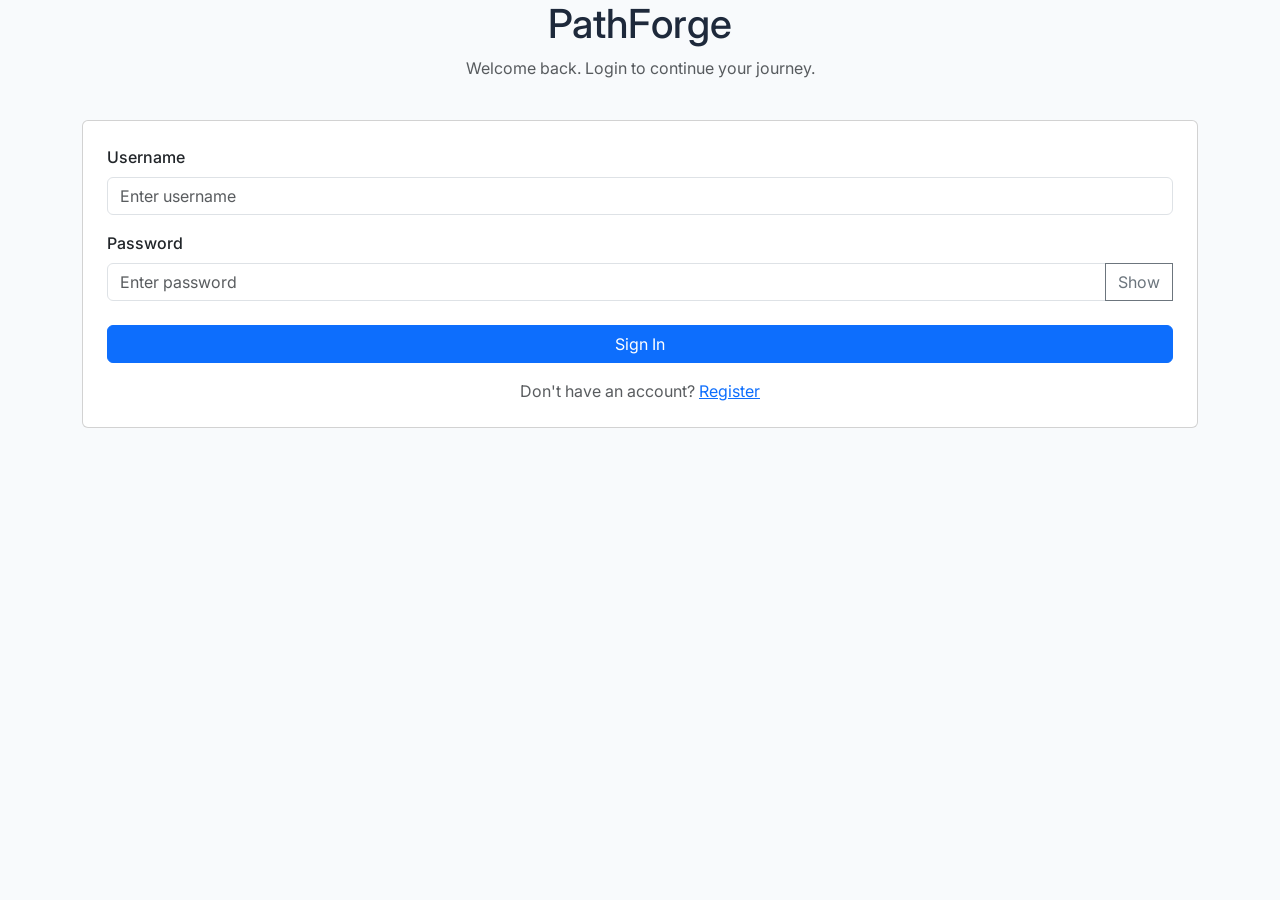
<file: frontend/index.html>
<!DOCTYPE html>
<html lang="en">
<head>
    <meta charset="UTF-8">
    <meta name="viewport" content="width=device-width, initial-scale=1.0">
    <title>PathForge - Redirecting...</title>
    <script>
        // Check auth status and redirect
        const token = localStorage.getItem("token");
        if (token) {
            window.location.href = "dashboard.html";
        } else {
            window.location.href = "login.html";
        }
    </script>
</head>
<body>
    <div style="font-family: 'Inter', system-ui, -apple-system, sans-serif; display: flex; justify-content: center; align-items: center; height: 100vh; background-color: #f8fafc; color: #334155;">
        <div style="text-align: center;">
            <h2 style="font-weight: 700; color: #0f172a; margin-bottom: 0.5rem;">Loading PathForge...</h2>
            <p style="margin: 0; color: #64748b;">Directing you to your learning journey.</p>
        </div>
    </div>
</body>
</html>
</file>
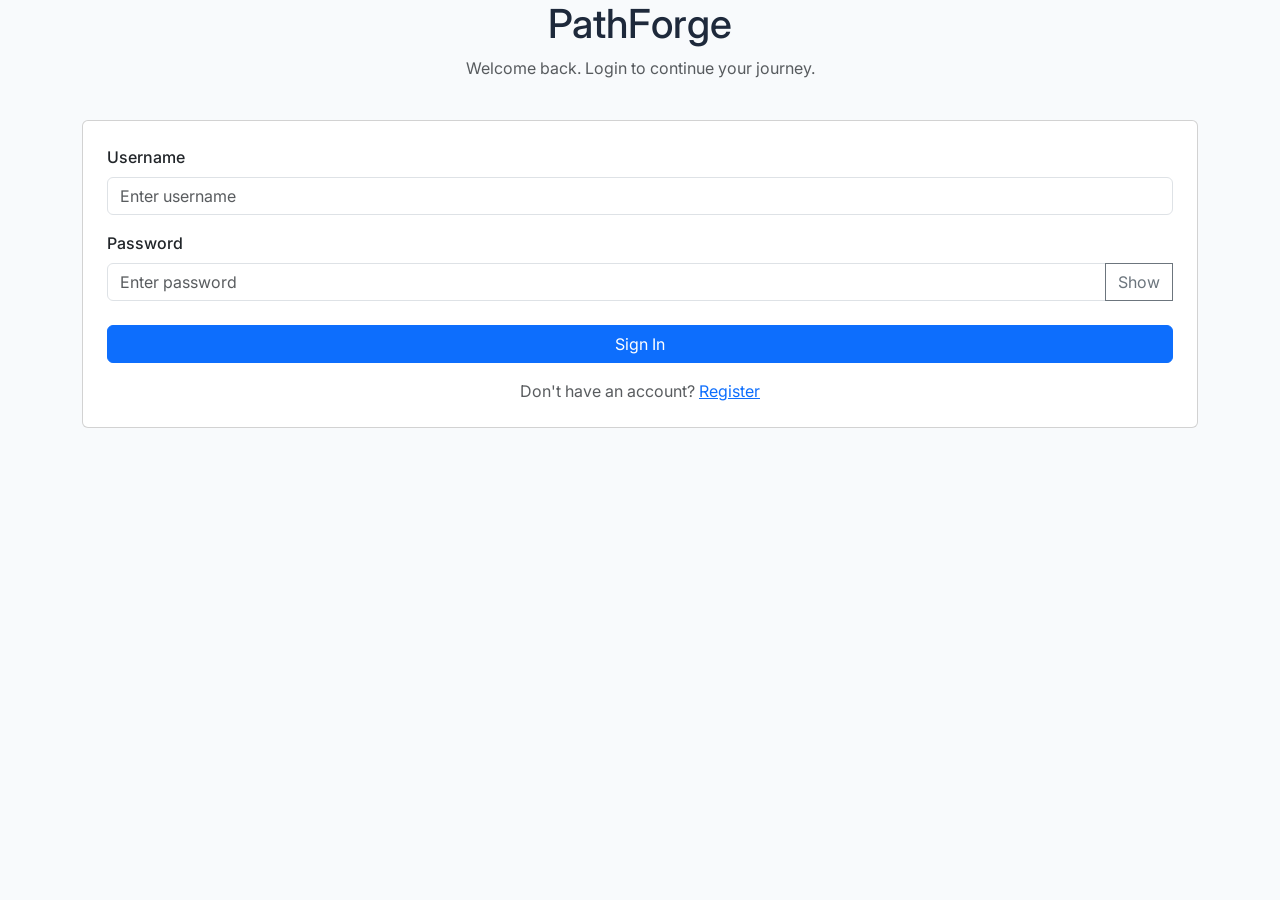
<file: frontend/career_quiz.html>
<!DOCTYPE html>
<html lang="en">
<head>
    <meta charset="UTF-8">
    <meta name="viewport" content="width=device-width, initial-scale=1.0">
    <title>PathForge - Career Discovery</title>
    <!-- Bootstrap 5 CSS -->
    <link href="https://cdn.jsdelivr.net/npm/bootstrap@5.3.0/dist/css/bootstrap.min.css" rel="stylesheet">
    <!-- Google Fonts Inter -->
    <link href="https://fonts.googleapis.com/css2?family=Inter:wght@400;500;600;700;800&display=swap" rel="stylesheet">
    <!-- Custom style sheet -->
    <link rel="stylesheet" href="css/style.css">
    <style>
        .quiz-card {
            border: 1px solid var(--border-color);
            border-radius: 16px;
            background: #FFFFFF;
            padding: 2.5rem;
            box-shadow: var(--card-shadow);
        }
        .question-title {
            color: var(--text-color);
            font-weight: 700;
            margin-bottom: 1.5rem;
        }
        .option-box {
            border: 1px solid var(--border-color);
            border-radius: 10px;
            padding: 0.75rem 1rem;
            margin-bottom: 0.75rem;
            cursor: pointer;
            transition: all 0.2s ease;
        }
        .option-box:hover {
            background-color: var(--primary-light);
            border-color: var(--primary-color);
        }
        .option-box input {
            cursor: pointer;
        }
        .result-card {
            border: 2px solid var(--primary-color);
            border-radius: 12px;
            padding: 1.25rem;
            margin-bottom: 1rem;
            cursor: pointer;
            transition: all 0.2s ease;
        }
        .result-card.selected {
            background-color: var(--primary-light);
            border-color: var(--primary-color);
            box-shadow: 0 0 10px rgba(79, 70, 229, 0.15);
        }
        .result-card:hover {
            transform: translateY(-2px);
        }
    </style>
</head>
<body>
    <nav class="navbar navbar-expand-lg border-bottom px-4" style="background-color: var(--primary-color);">
        <a class="navbar-brand brand-logo text-white m-0 p-0" href="welcome.html">Path<span style="color: #60A5FA;">Forge</span></a>
        <div class="ms-auto flex-row d-flex align-items-center">
            <a href="welcome.html" class="btn btn-sm btn-outline-light rounded-pill px-3 me-2">Back</a>
            <button class="btn btn-sm btn-outline-light rounded-pill px-3" id="logoutBtn">Logout</button>
        </div>
    </nav>

    <div class="container py-5" style="max-width: 800px;">
        <!-- Quiz Form Card -->
        <div id="quizSection" class="quiz-card">
            <h2 class="fw-bold mb-2 text-center" style="color: var(--primary-color);">Career Discovery Quiz</h2>
            <p class="text-muted text-center mb-5">Answer these questions to discover which tech domains fit your style.</p>

            <form id="careerQuizForm" class="needs-validation" novalidate>
                <!-- Q1: Activities (Multi-Select) -->
                <div class="mb-5">
                    <h5 class="question-title">1. Which activities excite you the most? <span class="text-danger">*</span></h5>
                    <div id="q1Error" class="text-danger small mb-3 d-none">Please select at least one activity.</div>
                    <div class="row g-2">
                        <div class="col-md-6">
                            <div class="form-check option-box">
                                <input class="form-check-input" type="checkbox" name="activities" id="act_problem" value="Problem Solving">
                                <label class="form-check-label w-100 fw-semibold text-secondary" for="act_problem">Problem Solving</label>
                            </div>
                            <div class="form-check option-box">
                                <input class="form-check-input" type="checkbox" name="activities" id="act_design" value="Designing Websites">
                                <label class="form-check-label w-100 fw-semibold text-secondary" for="act_design">Designing Websites</label>
                            </div>
                            <div class="form-check option-box">
                                <input class="form-check-input" type="checkbox" name="activities" id="act_ai" value="Training AI Models">
                                <label class="form-check-label w-100 fw-semibold text-secondary" for="act_ai">Training AI Models</label>
                            </div>
                            <div class="form-check option-box">
                                <input class="form-check-input" type="checkbox" name="activities" id="act_data" value="Finding Patterns in Data">
                                <label class="form-check-label w-100 fw-semibold text-secondary" for="act_data">Finding Patterns in Data</label>
                            </div>
                            <div class="form-check option-box">
                                <input class="form-check-input" type="checkbox" name="activities" id="act_app" value="Building Applications">
                                <label class="form-check-label w-100 fw-semibold text-secondary" for="act_app">Building Applications</label>
                            </div>
                        </div>
                        <div class="col-md-6">
                            <div class="form-check option-box">
                                <input class="form-check-input" type="checkbox" name="activities" id="act_net" value="Networking">
                                <label class="form-check-label w-100 fw-semibold text-secondary" for="act_net">Networking</label>
                            </div>
                            <div class="form-check option-box">
                                <input class="form-check-input" type="checkbox" name="activities" id="act_sec" value="Cyber Security">
                                <label class="form-check-label w-100 fw-semibold text-secondary" for="act_sec">Cyber Security</label>
                            </div>
                            <div class="form-check option-box">
                                <input class="form-check-input" type="checkbox" name="activities" id="act_cloud" value="Cloud Infrastructure">
                                <label class="form-check-label w-100 fw-semibold text-secondary" for="act_cloud">Cloud Infrastructure</label>
                            </div>
                            <div class="form-check option-box">
                                <input class="form-check-input" type="checkbox" name="activities" id="act_auto" value="Automating Tasks">
                                <label class="form-check-label w-100 fw-semibold text-secondary" for="act_auto">Automating Tasks</label>
                            </div>
                            <div class="form-check option-box">
                                <input class="form-check-input" type="checkbox" name="activities" id="act_game" value="Game Development">
                                <label class="form-check-label w-100 fw-semibold text-secondary" for="act_game">Game Development</label>
                            </div>
                            <div class="form-check option-box">
                                <input class="form-check-input" type="checkbox" name="activities" id="act_other" value="Other">
                                <label class="form-check-label w-100 fw-semibold text-secondary" for="act_other">Other</label>
                            </div>
                        </div>
                    </div>
                </div>

                <!-- Q2: Subject (Radio) -->
                <div class="mb-5">
                    <h5 class="question-title">2. Which subject or domain do you enjoy the most? <span class="text-danger">*</span></h5>
                    <div id="q2Error" class="text-danger small mb-3 d-none">Please select a subject.</div>
                    <div class="row g-2">
                        <div class="col-md-6">
                            <div class="form-check option-box">
                                <input class="form-check-input" type="radio" name="subject" id="sub_math" value="Mathematics" required>
                                <label class="form-check-label w-100 fw-semibold text-secondary" for="sub_math">Mathematics</label>
                            </div>
                            <div class="form-check option-box">
                                <input class="form-check-input" type="radio" name="subject" id="sub_prog" value="Programming" required>
                                <label class="form-check-label w-100 fw-semibold text-secondary" for="sub_prog">Programming</label>
                            </div>
                            <div class="form-check option-box">
                                <input class="form-check-input" type="radio" name="subject" id="sub_design" value="Design" required>
                                <label class="form-check-label w-100 fw-semibold text-secondary" for="sub_design">Design</label>
                            </div>
                        </div>
                        <div class="col-md-6">
                            <div class="form-check option-box">
                                <input class="form-check-input" type="radio" name="subject" id="sub_net" value="Networking" required>
                                <label class="form-check-label w-100 fw-semibold text-secondary" for="sub_net">Networking</label>
                            </div>
                            <div class="form-check option-box">
                                <input class="form-check-input" type="radio" name="subject" id="sub_data" value="Data" required>
                                <label class="form-check-label w-100 fw-semibold text-secondary" for="sub_data">Data</label>
                            </div>
                            <div class="form-check option-box">
                                <input class="form-check-input" type="radio" name="subject" id="sub_sec" value="Cyber Security" required>
                                <label class="form-check-label w-100 fw-semibold text-secondary" for="sub_sec">Cyber Security</label>
                            </div>
                        </div>
                    </div>
                </div>

                <!-- Q3: Work Type (Radio) -->
                <div class="mb-5">
                    <h5 class="question-title">3. What type of work environment/tasks do you enjoy? <span class="text-danger">*</span></h5>
                    <div id="q3Error" class="text-danger small mb-3 d-none">Please select a work type.</div>
                    <div class="row g-2">
                        <div class="col-md-6">
                            <div class="form-check option-box">
                                <input class="form-check-input" type="radio" name="work_type" id="work_data" value="Working with Data" required>
                                <label class="form-check-label w-100 fw-semibold text-secondary" for="work_data">Working with Data</label>
                            </div>
                            <div class="form-check option-box">
                                <input class="form-check-input" type="radio" name="work_logical" value="Logical Problem Solving" id="work_logical" required>
                                <label class="form-check-label w-100 fw-semibold text-secondary" for="work_logical">Logical Problem Solving</label>
                            </div>
                            <div class="form-check option-box">
                                <input class="form-check-input" type="radio" name="work_creative" value="Creativity" id="work_creative" required>
                                <label class="form-check-label w-100 fw-semibold text-secondary" for="work_creative">Creativity (UI/UX, Game Logic)</label>
                            </div>
                        </div>
                        <div class="col-md-6">
                            <div class="form-check option-box">
                                <input class="form-check-input" type="radio" name="work_infra" value="Infrastructure" id="work_infra" required>
                                <label class="form-check-label w-100 fw-semibold text-secondary" for="work_infra">Infrastructure & Setup</label>
                            </div>
                            <div class="form-check option-box">
                                <input class="form-check-input" type="radio" name="work_people" value="Working with People" id="work_people" required>
                                <label class="form-check-label w-100 fw-semibold text-secondary" for="work_people">Working with People</label>
                            </div>
                            <div class="form-check option-box">
                                <input class="form-check-input" type="radio" name="work_research" value="Research" id="work_research" required>
                                <label class="form-check-label w-100 fw-semibold text-secondary" for="work_research">Research & Experimentation</label>
                            </div>
                        </div>
                    </div>
                </div>

                <div id="quizError" class="alert alert-danger d-none" role="alert"></div>

                <button type="submit" class="btn btn-primary w-100 py-3 rounded-pill fw-bold text-uppercase" id="quizSubmitBtn">Calculate Recommendations</button>
            </form>
        </div>

        <!-- Recommendations Result Section (Initially hidden) -->
        <div id="resultSection" class="quiz-card d-none">
            <h2 class="fw-bold mb-2 text-center text-success">Discovery Results</h2>
            <p class="text-muted text-center mb-5">We've calculated your match scores! Select your preferred career option below to proceed to your learning roadmap.</p>

            <div id="recommendationsList" class="mb-4">
                <!-- Recommendations will be populated here -->
            </div>

            <div id="selectionError" class="text-danger small mb-3 text-center d-none">Please select a career card above.</div>

            <button type="button" class="btn btn-success w-100 py-3 rounded-pill fw-bold text-uppercase" id="confirmCareerBtn">Confirm and Start Onboarding</button>
        </div>
    </div>

    <!-- Scripts -->
    <script src="https://cdn.jsdelivr.net/npm/bootstrap@5.3.0/dist/js/bootstrap.bundle.min.js"></script>
    <script src="js/api.js"></script>
    <script src="js/auth.js"></script>
    <script src="js/career_quiz.js"></script>
</body>
</html>
</file>
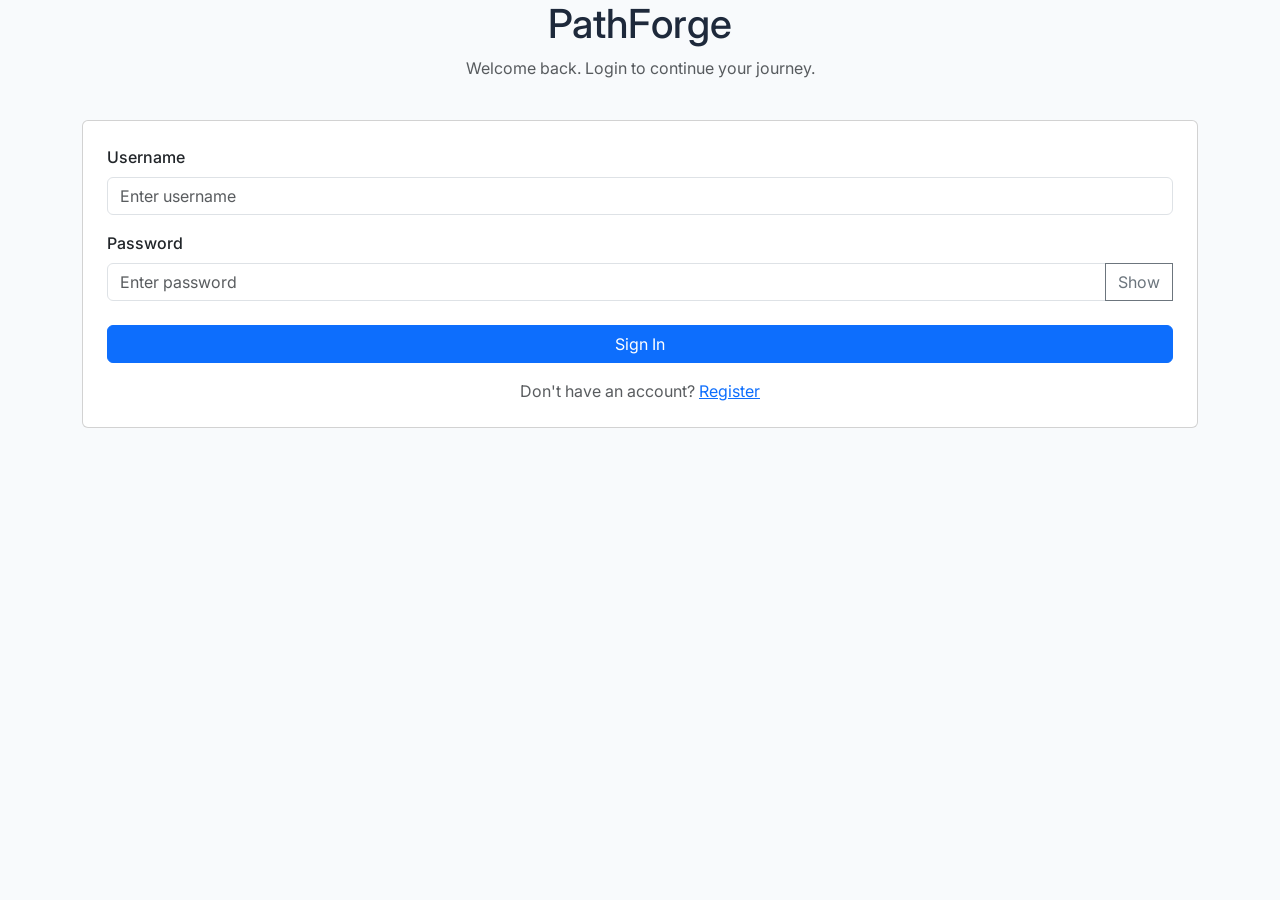
<file: frontend/dashboard.html>
<!DOCTYPE html>
<html lang="en">
<head>
    <meta charset="UTF-8">
    <meta name="viewport" content="width=device-width, initial-scale=1.0">
    <title>PathForge - Dashboard</title>
    <link href="https://cdn.jsdelivr.net/npm/bootstrap@5.3.0/dist/css/bootstrap.min.css" rel="stylesheet">
    <link href="https://fonts.googleapis.com/css2?family=Inter:wght@400;500;600;700;800&display=swap" rel="stylesheet">
    <link rel="stylesheet" href="css/style.css">
    <style>
        .shortcut-card {
            transition: transform 0.2s, box-shadow 0.2s;
            cursor: pointer;
            text-decoration: none;
            color: inherit;
            display: block;
        }
        .shortcut-card:hover {
            transform: translateY(-5px);
            box-shadow: 0 10px 20px rgba(0,0,0,0.1);
            color: inherit;
        }
        .progress-container {
            background-color: white;
            border-radius: 12px;
            padding: 2rem;
            box-shadow: 0 4px 6px rgba(0,0,0,0.05);
        }
    </style>
</head>
<body>
    <nav class="navbar navbar-expand-lg border-bottom px-4" style="background-color: var(--primary-color);">
        <a class="navbar-brand brand-logo text-white m-0 p-0" href="dashboard.html">Path<span style="color: var(--accent-color);">Forge</span></a>
        <!-- Hamburger menu for mobile -->
        <button class="navbar-toggler border-0" type="button" data-bs-toggle="collapse" data-bs-target="#navbarNav">
            <span class="navbar-toggler-icon" style="filter: invert(1);"></span>
        </button>
        <div class="collapse navbar-collapse" id="navbarNav">
            <div class="ms-auto flex-row d-flex align-items-center mt-3 mt-lg-0 gap-3">
                <a href="roadmap.html" class="text-white text-decoration-none">Roadmaps</a>
                <a href="leaderboard.html" class="text-white text-decoration-none">Leaderboard</a>
                <a href="friends.html" class="text-white text-decoration-none">Friends</a>
                <a href="groups.html" class="text-white text-decoration-none">Groups</a>
                <a href="placement_dashboard.html" class="text-white text-decoration-none">Placement Preparation</a>
                <span class="text-white d-none d-lg-inline fw-semibold mx-2" id="userDisplay">...</span>
                <button class="btn btn-sm btn-outline-light rounded-pill" id="logoutBtn">Logout</button>
            </div>
        </div>
    </nav>

    <div class="container mt-5 mb-5">
        <div class="row mb-5">
            <div class="col-12 text-center">
                <h1 class="fw-bold" style="color: var(--primary-color);">Welcome back, <span id="welcomeName" style="color: var(--accent-color);">Explorer</span>!</h1>
                <p class="text-muted fs-5 mb-3">Here is a quick overview of your journey.</p>
                <div class="dropdown d-inline-block mt-2 dashboard-course-dropdown">
                    <span class="fw-semibold text-secondary me-2">Current Learning Journey:</span>
                    <button class="btn btn-outline-primary dropdown-toggle rounded-pill px-4 fw-bold shadow-sm dashboard-course-btn" type="button" id="trackSwitcherBtn" data-bs-toggle="dropdown" aria-expanded="false" style="font-size: 0.9rem;">
                        Loading...
                    </button>
                    <ul class="dropdown-menu shadow border-light dashboard-course-menu" id="trackSwitcherMenu" aria-labelledby="trackSwitcherBtn">
                        <!-- Dynamic items -->
                    </ul>
                </div>
            </div>
        </div>

        <div class="row justify-content-center mb-5">
            <div class="col-md-8">
                <div class="progress-container text-center">
                    <h4 class="fw-bold mb-3">Overall Score</h4>
                    <h2 class="display-4 fw-bold" style="color: var(--accent-color);" id="dashboardScore">0</h2>
                    <p class="text-muted">Keep completing steps in your roadmap to increase your score!</p>
                    <a href="roadmap.html" class="btn btn-primary mt-2 rounded-pill px-4 py-2">Continue Learning</a>
                </div>
            </div>
        </div>

        <div class="row g-4 mb-5">
            <div class="col-md-3 col-sm-6">
                <a href="roadmap.html" class="card shortcut-card h-100 p-4 text-center">
                    <h5 class="fw-bold text-primary mb-2">🗺️ Roadmaps</h5>
                    <p class="text-muted small mb-0">View your personalized curriculum and track micro-steps.</p>
                </a>
            </div>
            <div class="col-md-3 col-sm-6">
                <a href="leaderboard.html" class="card shortcut-card h-100 p-4 text-center">
                    <h5 class="fw-bold text-primary mb-2">🏆 Leaderboard</h5>
                    <p class="text-muted small mb-0">Check your global and domain-specific rankings.</p>
                </a>
            </div>
            <div class="col-md-3 col-sm-6">
                <a href="friends.html" class="card shortcut-card h-100 p-4 text-center">
                    <h5 class="fw-bold text-primary mb-2">🤝 Friends</h5>
                    <p class="text-muted small mb-0">Connect with peers and compare your progress.</p>
                </a>
            </div>
            <div class="col-md-3 col-sm-6">
                <a href="groups.html" class="card shortcut-card h-100 p-4 text-center">
                    <h5 class="fw-bold text-primary mb-2">👥 Groups</h5>
                    <p class="text-muted small mb-0">Form study groups and tackle domains together.</p>
                </a>
            </div>
        </div>
    </div>

    <script src="https://cdn.jsdelivr.net/npm/bootstrap@5.3.0/dist/js/bootstrap.bundle.min.js"></script>
    <script src="js/api.js?v=2"></script>
    <script src="js/auth.js?v=2"></script>
    <script src="js/journey_manager.js?v=2"></script>
    <script src="js/dashboard.js?v=2"></script>
</body>
</html>
</file>
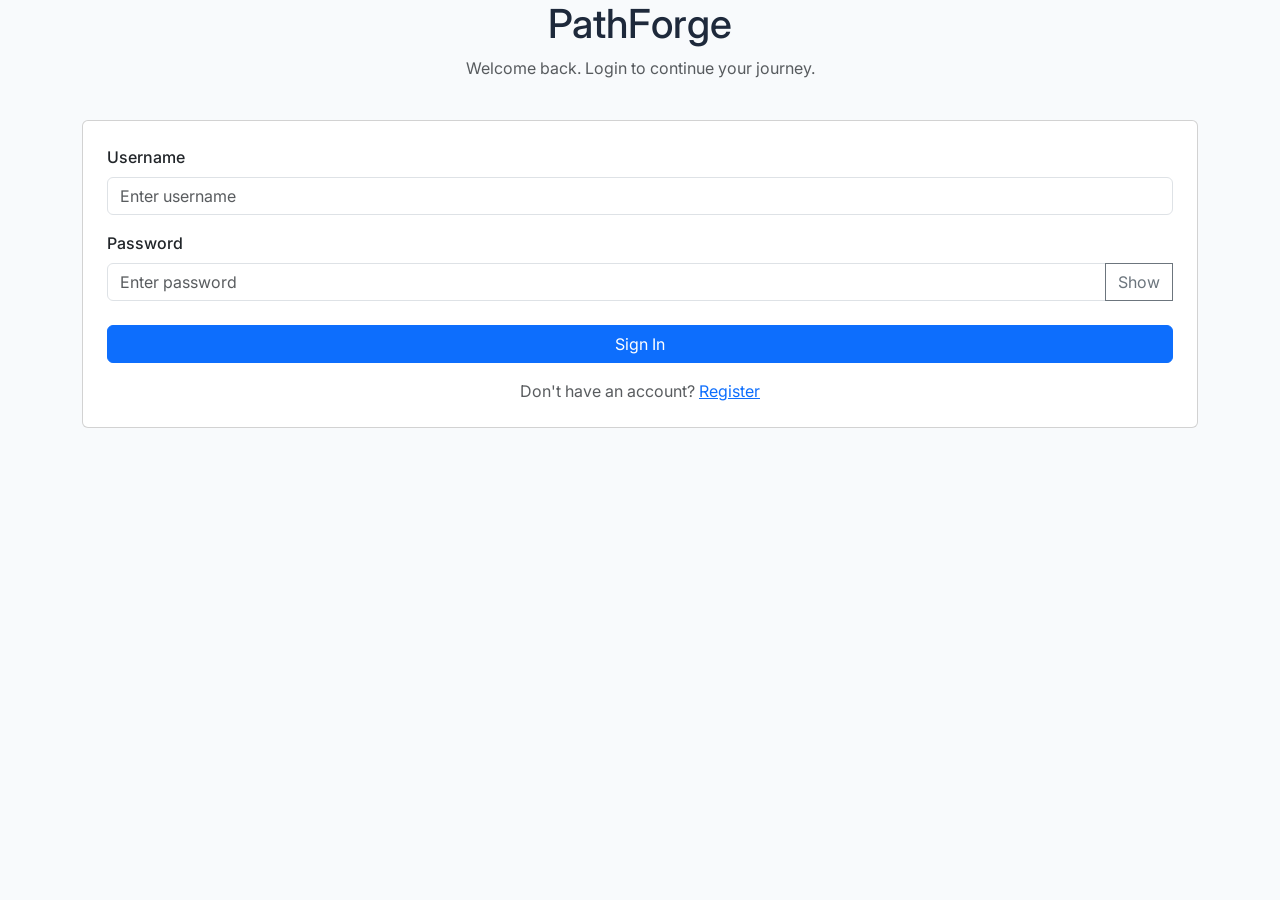
<file: frontend/groups.html>
<!DOCTYPE html>
<html lang="en">
<head>
    <meta charset="UTF-8">
    <meta name="viewport" content="width=device-width, initial-scale=1.0">
    <title>PathForge - Study Groups</title>
    <!-- Bootstrap 5 CSS -->
    <link href="https://cdn.jsdelivr.net/npm/bootstrap@5.3.0/dist/css/bootstrap.min.css" rel="stylesheet">
    <!-- Google Fonts Inter -->
    <link href="https://fonts.googleapis.com/css2?family=Inter:wght@400;500;600;700;800&display=swap" rel="stylesheet">
    <!-- Bootstrap Icons -->
    <link rel="stylesheet" href="https://cdn.jsdelivr.net/npm/bootstrap-icons@1.11.1/font/bootstrap-icons.css">
    <!-- Custom Style Sheet -->
    <link rel="stylesheet" href="css/style.css?v=2">
    <style>
        .group-card {
            border-radius: 20px;
            border: 1px solid var(--border-color);
            background: #FFFFFF;
            padding: 1.5rem;
            box-shadow: var(--card-shadow);
            transition: all 0.2s ease-in-out;
            margin-bottom: 1.25rem;
        }
        .group-card:hover {
            transform: translateY(-4px);
            box-shadow: var(--card-shadow-hover);
        }
        .group-badge {
            font-size: 0.75rem;
            font-weight: 700;
            padding: 0.4rem 0.8rem;
            border-radius: 50px;
        }
        .table-leaderboard th {
            border: none;
            font-size: 0.75rem;
            font-weight: 700;
            text-transform: uppercase;
            letter-spacing: 0.5px;
            color: var(--text-muted);
        }
        .table-leaderboard td {
            padding: 0.85rem 0.5rem;
            border-bottom: 1px solid var(--border-color);
        }
        .remove-member-btn {
            font-size: 0.72rem;
            font-weight: 600;
            border-radius: 12px;
            padding: 0.25rem 0.6rem;
            transition: all 0.2s;
        }
    </style>
</head>
<body>
    <div class="journey-layout">
        <!-- 1. Left Sidebar Navigation -->
        <aside class="journey-sidebar">
            <a href="dashboard.html" class="sidebar-logo">
                Path<span>Forge</span>
            </a>
            
            <nav class="sidebar-menu">
                <a href="dashboard.html" class="sidebar-link">
                    <i class="bi bi-grid-fill"></i> Dashboard
                </a>
                <a href="roadmap.html" class="sidebar-link">
                    <i class="bi bi-map-fill"></i> Roadmaps
                </a>
                <a href="leaderboard.html" class="sidebar-link">
                    <i class="bi bi-trophy-fill"></i> Leaderboard
                </a>
                <a href="friends.html" class="sidebar-link">
                    <i class="bi bi-people-fill"></i> Friends
                </a>
                <a href="groups.html" class="sidebar-link active">
                    <i class="bi bi-collection-fill"></i> Groups
                </a>
                <a href="placement_dashboard.html" class="sidebar-link">
                    <i class="bi bi-briefcase-fill"></i> Placement Preparation
                </a>
                <a href="#" class="sidebar-link">
                    <i class="bi bi-journal-check"></i> Quizzes
                </a>
                <a href="#" class="sidebar-link">
                    <i class="bi bi-award-fill"></i> Achievements
                </a>
                <a href="#" class="sidebar-link">
                    <i class="bi bi-gear-fill"></i> Settings
                </a>
            </nav>
            
            <!-- Profile details at the bottom of the sidebar -->
            <div class="sidebar-profile">
                <img src="https://images.unsplash.com/photo-1535713875002-d1d0cf377fde?auto=format&fit=crop&w=100&h=100&q=80" alt="Avatar" class="profile-avatar" id="sidebarAvatar">
                <div class="overflow-hidden">
                    <h6 class="mb-0 fw-bold text-truncate" id="sidebarUsername">Sai Charan</h6>
                    <small class="text-muted d-block text-truncate" id="sidebarUserXp" style="font-size: 0.72rem;">Level 12 • 1950 XP</small>
                </div>
                <button class="btn btn-link ms-auto p-0 text-danger" id="logoutBtn" title="Logout">
                    <i class="bi bi-box-arrow-right fs-5"></i>
                </button>
            </div>
        </aside>

        <!-- 2. Main content & study team details -->
        <main class="journey-main container-fluid">
            <!-- Header banner -->
            <div class="row">
                <div class="col-12">
                    <div class="progress-banner-card">
                        <span class="badge bg-success bg-opacity-10 text-success px-3 py-2 rounded-pill fw-bold text-uppercase mb-2" style="font-size: 0.75rem;">Study Teams & Collaboration</span>
                        <h2>Learning Study Groups</h2>
                        <p class="mb-0">Create teams, invite peers, complete roadmaps together, and check your ranking inside the group.</p>
                    </div>
                </div>
            </div>

            <!-- Content grid layout -->
            <div class="row flex-grow-1 align-items-stretch g-4">
                <!-- Group lists columns (My Groups + Create/Explore) -->
                <div class="col-lg-8">
                    <!-- Tabs for Switching Dashboard sections -->
                    <ul class="nav nav-pills mb-4 gap-2 bg-light p-2 rounded-3 w-fit" id="groupTabs" role="tablist" style="width: fit-content;">
                        <li class="nav-item" role="presentation">
                            <button class="nav-link active rounded-pill fw-bold" id="my-groups-tab" data-bs-toggle="pill" data-bs-target="#my-groups-sec" type="button" role="tab" style="font-size: 0.85rem; padding: 0.5rem 1.25rem;">My Study Groups</button>
                        </li>
                        <li class="nav-item" role="presentation">
                            <button class="nav-link rounded-pill fw-bold" id="explore-tab" data-bs-toggle="pill" data-bs-target="#explore-sec" type="button" role="tab" style="font-size: 0.85rem; padding: 0.5rem 1.25rem;">Explore Groups</button>
                        </li>
                        <li class="nav-item" role="presentation">
                            <button class="nav-link rounded-pill fw-bold" id="create-tab" data-bs-toggle="pill" data-bs-target="#create-sec" type="button" role="tab" style="font-size: 0.85rem; padding: 0.5rem 1.25rem;">Create a Group</button>
                        </li>
                    </ul>

                    <div class="tab-content" id="groupTabsContent">
                        <!-- Tab 1: My Groups Section -->
                        <div class="tab-pane fade show active" id="my-groups-sec" role="tabpanel" aria-labelledby="my-groups-tab">
                            <h5 class="fw-bold mb-3 text-dark">Active Study Groups</h5>
                            <div id="myGroupsList" class="row row-cols-1 row-cols-md-2 g-3">
                                <!-- Cards generated dynamically -->
                                <div class="col-12 text-center text-muted py-5">
                                    <i class="bi bi-collection-fill fs-1 d-block mb-3 opacity-25"></i>
                                    Fetching your study groups...
                                </div>
                            </div>
                        </div>

                        <!-- Tab 2: Explore Groups Section -->
                        <div class="tab-pane fade" id="explore-sec" role="tabpanel" aria-labelledby="explore-tab">
                            <div class="d-flex justify-content-between align-items-center mb-3">
                                <h5 class="fw-bold mb-0 text-dark">Explore Communities</h5>
                                <input type="text" class="form-control form-control-sm w-auto rounded-pill px-3" id="exploreSearch" placeholder="Search groups...">
                            </div>
                            <div id="exploreGroupsList" class="row row-cols-1 row-cols-md-2 g-3">
                                <!-- Cards generated dynamically -->
                                <div class="col-12 text-center text-muted py-5">
                                    <i class="bi bi-compass-fill fs-1 d-block mb-3 opacity-25"></i>
                                    Loading open groups...
                                </div>
                            </div>
                        </div>

                        <!-- Tab 3: Create Group Section -->
                        <div class="tab-pane fade" id="create-sec" role="tabpanel" aria-labelledby="create-tab">
                            <div class="card border-light shadow-sm p-4" style="border-radius: 20px;">
                                <h5 class="fw-bold text-dark mb-4">Start a New Study Team</h5>
                                <form id="createGroupForm">
                                    <div class="mb-3">
                                        <label class="form-label text-muted small fw-bold text-uppercase">Group Name</label>
                                        <input type="text" class="form-control rounded-3" id="groupName" placeholder="e.g. Backend Ninjas" required>
                                    </div>
                                    <div class="mb-4">
                                        <label class="form-label text-muted small fw-bold text-uppercase">Description</label>
                                        <textarea class="form-control rounded-3" id="groupDesc" rows="3" placeholder="Describe the goal of this study group..." required></textarea>
                                    </div>
                                    <button type="submit" class="btn btn-primary rounded-pill px-4 py-2 fw-bold text-uppercase w-100" style="font-size: 0.82rem; letter-spacing: 0.5px;">Create Study Team</button>
                                </form>
                                <div id="createGroupMsg" class="mt-3 text-center fw-semibold"></div>
                            </div>
                        </div>
                    </div>
                </div>

                <!-- Right details panel column (Active Group Dashboard) -->
                <div class="col-lg-4 d-flex flex-column">
                    <div class="details-panel-card" id="detailsPanel">
                        <!-- Empty State -->
                        <div class="d-flex flex-column align-items-center justify-content-center h-100 text-center py-5" id="groupEmptyState">
                            <i class="bi bi-people text-primary mb-3" style="font-size: 3.5rem; opacity: 0.6;"></i>
                            <h5 class="fw-bold mb-2">No Group Selected</h5>
                            <p class="text-muted small px-3">Select one of your groups on the left by clicking <strong>Open Group</strong> or join an existing community to view study statistics.</p>
                        </div>

                        <!-- Dynamic Details Dashboard -->
                        <div id="groupActiveState" class="d-none flex-grow-1 d-flex flex-column">
                            <div class="details-panel-header mb-3 border-bottom pb-3">
                                <div class="d-flex gap-3 align-items-center">
                                    <div class="details-topic-icon"><i class="bi bi-collection-fill"></i></div>
                                    <div class="overflow-hidden">
                                        <h5 class="fw-bold mb-0 text-truncate" id="activeGroupName">Backend Ninjas</h5>
                                        <small class="text-muted d-block text-truncate" id="activeGroupOwner">Owner: Mukul</small>
                                    </div>
                                </div>
                                <button class="btn btn-sm btn-outline-danger rounded-pill px-3 ms-auto text-uppercase fw-bold" id="leaveGroupBtn" style="font-size: 0.72rem;">Leave</button>
                            </div>

                            <p class="text-muted small mb-4" id="activeGroupDesc">Learning backend architectures together as a study team.</p>                             <!-- Group Performance Stats -->
                            <div class="details-meta-grid mb-4">
                                <div class="meta-box text-center">
                                    <span class="meta-box-label"><i class="bi bi-bar-chart-fill text-success"></i> Team Progress</span>
                                    <span class="meta-box-val text-success" id="activeGroupProgress">0%</span>
                                </div>
                                <div class="meta-box text-center">
                                    <span class="meta-box-label"><i class="bi bi-people-fill text-primary"></i> Members</span>
                                    <span class="meta-box-val text-primary" id="activeGroupMemberCount">0</span>
                                </div>
                                <div class="meta-box text-center col-12 w-100" style="grid-column: span 2;">
                                    <span class="meta-box-label"><i class="bi bi-lightning-charge-fill text-warning"></i> Most Active Member</span>
                                    <span class="meta-box-val text-warning text-truncate" id="activeGroupMVP">None</span>
                                </div>
                            </div>

                            <!-- Group Roadmap Bonus widget -->
                            <div class="mb-4 d-none" id="groupRoadmapWidget">
                                <div class="panel-section-title">Shared Team Roadmap</div>
                                <div class="card p-3 border-light bg-light bg-opacity-75" style="border-radius: 16px;">
                                    <div class="d-flex align-items-center justify-content-between mb-2">
                                        <span class="fw-bold text-dark" id="widgetRoadmapTitle" style="font-size: 0.85rem;">None</span>
                                        <span class="badge bg-primary rounded-pill px-2 py-1" id="widgetRoadmapCompletion" style="font-size: 0.7rem;">0%</span>
                                    </div>
                                    <div class="progress mb-3" style="height: 6px;">
                                        <div class="progress-bar bg-primary" id="widgetRoadmapProgressBar" role="progressbar" style="width: 0%;"></div>
                                    </div>
                                    <div class="row g-2 text-center" style="font-size: 0.76rem;">
                                        <div class="col-6 border-end">
                                            <div class="text-muted fw-bold">Current Stage</div>
                                            <div class="text-primary fw-extrabold" id="widgetCurrentStage">None</div>
                                        </div>
                                        <div class="col-6">
                                            <div class="text-muted fw-bold">Next Goal</div>
                                            <div class="text-success fw-extrabold" id="widgetNextStage">None</div>
                                        </div>
                                    </div>
                                </div>
                            </div>

                            <!-- Group Leaderboard -->
                            <div class="flex-grow-1 d-flex flex-column overflow-hidden">
                                <div class="panel-section-title mb-2">Team Leaderboard</div>
                                <div class="table-responsive flex-grow-1 overflow-y-auto" style="max-height: 250px;">
                                    <table class="table align-middle table-leaderboard">
                                        <thead>
                                            <tr>
                                                <th style="width: 60px;">Rank</th>
                                                <th>Student</th>
                                                <th>Score</th>
                                                <th>Progress</th>
                                                <th class="text-end" style="width: 80px;">Action</th>
                                            </tr>
                                        </thead>
                                        <tbody id="activeGroupLeaderboard">
                                            <!-- Dynamically populated -->
                                        </tbody>
                                    </table>
                                </div>
                            </div>
                        </div>
                    </div>
                </div>
            </div>
        </main>
    </div>

    <!-- Bootstrap Bundle with JS -->
    <script src="https://cdn.jsdelivr.net/npm/bootstrap@5.3.0/dist/js/bootstrap.bundle.min.js"></script>
    <script src="js/api.js?v=2"></script>
    <script src="js/auth.js?v=2"></script>
    <script src="js/groups.js?v=2"></script>
</body>
</html>
</file>
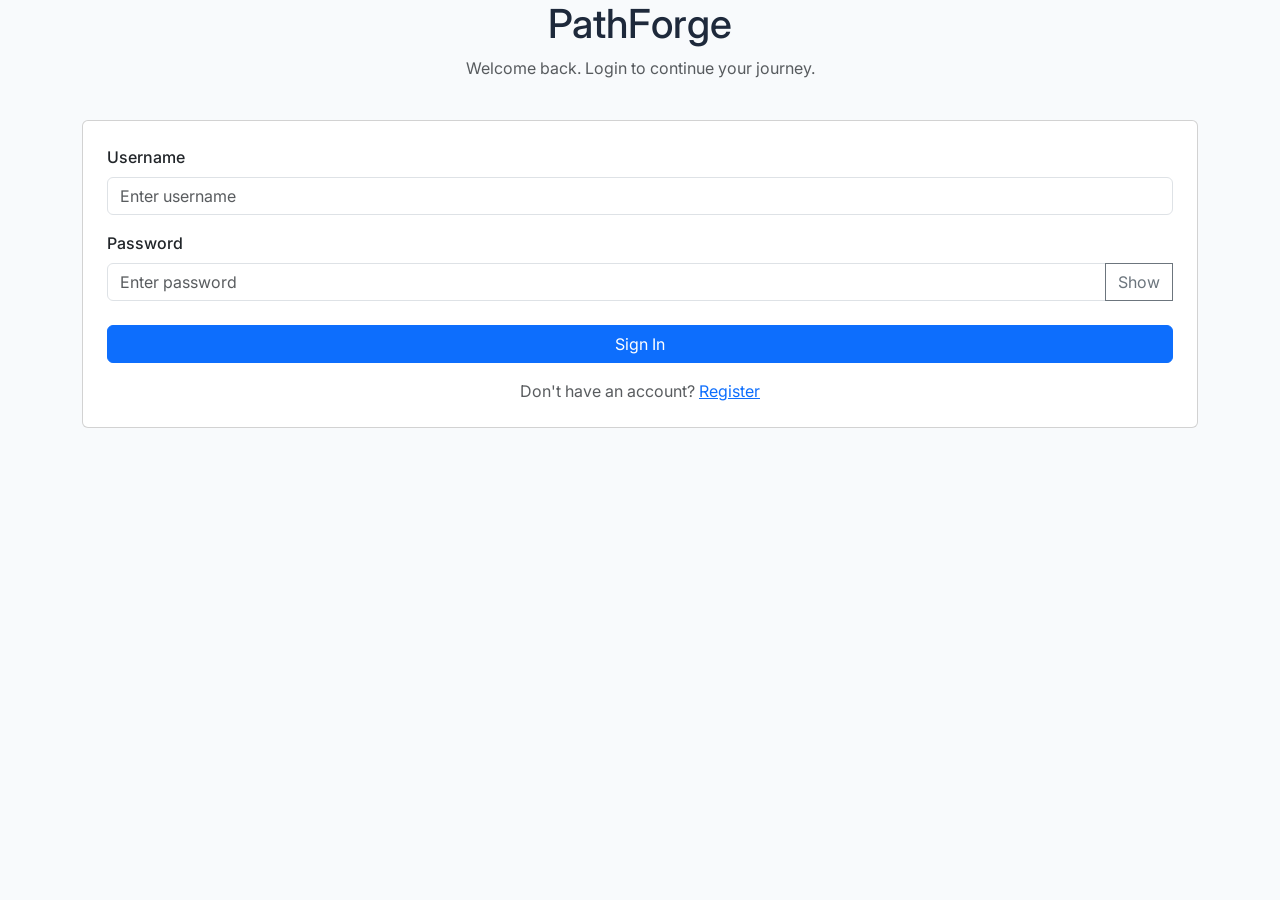
<file: frontend/login.html>
<!DOCTYPE html>
<html lang="en">
<head>
    <meta charset="UTF-8">
    <meta name="viewport" content="width=device-width, initial-scale=1.0">
    <title>PathForge - Login</title>
    <link href="https://cdn.jsdelivr.net/npm/bootstrap@5.3.0/dist/css/bootstrap.min.css" rel="stylesheet">
    <link href="https://fonts.googleapis.com/css2?family=Inter:wght@400;500;600;700;800&display=swap" rel="stylesheet">
    <link rel="stylesheet" href="css/style.css">
</head>
<body>
    <div class="container d-flex flex-column justify-content-center flex-grow-1">
        <div class="text-center mb-4">
            <h1 class="brand-logo">Path<span>Forge</span></h1>
            <p class="text-muted">Welcome back. Login to continue your journey.</p>
        </div>

        <div class="auth-container mt-0">
            <div class="card p-4">
                <form id="loginForm">
                    <div class="mb-3">
                        <label for="loginUsername" class="form-label fw-medium">Username</label>
                        <input type="text" class="form-control" id="loginUsername" placeholder="Enter username">
                        <div class="invalid-feedback">Please enter your username.</div>
                    </div>
                    <div class="mb-3">
                        <label for="loginPassword" class="form-label fw-medium">Password</label>
                        <div class="input-group">
                            <input type="password" class="form-control" id="loginPassword" placeholder="Enter password">
                            <button class="btn btn-outline-secondary" type="button" id="toggleLoginPassword">Show</button>
                            <div class="invalid-feedback">Please enter your password.</div>
                        </div>
                    </div>
                    <div id="loginError" class="alert alert-danger d-none py-2" role="alert"></div>
                    <button type="submit" class="btn btn-primary w-100 mt-2">Sign In</button>
                </form>
                <div class="text-center mt-3">
                    <p class="mb-0 text-muted">Don't have an account? <a href="register.html">Register</a></p>
                </div>
            </div>
        </div>
    </div>
    <script src="js/api.js?v=2"></script>
    <script src="js/auth.js?v=2"></script>
    <script src="js/login.js?v=2"></script>
</body>
</html>
</file>
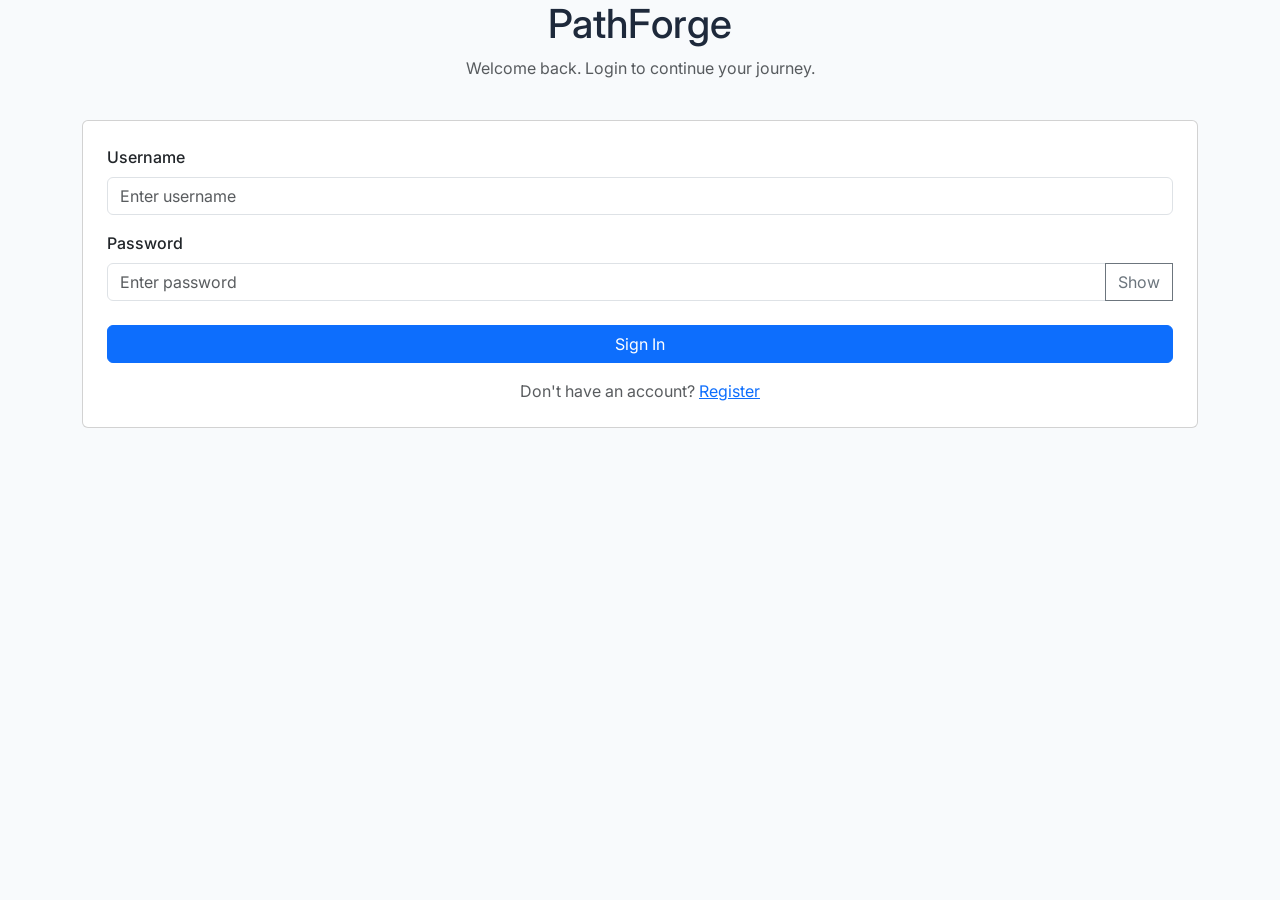
<file: frontend/placement_dashboard.html>
<!DOCTYPE html>
<html lang="en">
<head>
    <meta charset="UTF-8">
    <meta name="viewport" content="width=device-width, initial-scale=1.0">
    <title>PathForge - Placement Dashboard</title>
    <!-- Bootstrap 5 CSS -->
    <link href="https://cdn.jsdelivr.net/npm/bootstrap@5.3.0/dist/css/bootstrap.min.css" rel="stylesheet">
    <!-- Google Fonts Inter -->
    <link href="https://fonts.googleapis.com/css2?family=Inter:wght@400;500;600;700;800&display=swap" rel="stylesheet">
    <!-- Custom style sheet -->
    <link rel="stylesheet" href="css/style.css">
    <style>
        .profile-badge {
            background-color: var(--primary-light);
            color: var(--primary-color);
            border-radius: 20px;
            padding: 0.35rem 0.75rem;
            font-weight: 600;
            font-size: 0.85rem;
            display: inline-block;
            margin-right: 0.5rem;
            margin-bottom: 0.5rem;
        }
        .info-card {
            border: 1px solid var(--border-color);
            border-radius: 16px;
            background: #FFFFFF;
            padding: 2rem;
            box-shadow: var(--card-shadow);
            height: 100%;
        }
    </style>
</head>
<body>
    <nav class="navbar navbar-expand-lg border-bottom px-4" style="background-color: var(--primary-color);">
        <a class="navbar-brand brand-logo text-white m-0 p-0" href="dashboard.html">Path<span style="color: #60A5FA;">Forge</span></a>
        <!-- Hamburger menu for mobile -->
        <button class="navbar-toggler border-0" type="button" data-bs-toggle="collapse" data-bs-target="#navbarNav">
            <span class="navbar-toggler-icon" style="filter: invert(1);"></span>
        </button>
        <div class="collapse navbar-collapse" id="navbarNav">
            <div class="ms-auto flex-row d-flex align-items-center mt-3 mt-lg-0 gap-3">
                <a href="roadmap.html" class="text-white text-decoration-none">Roadmaps</a>
                <a href="leaderboard.html" class="text-white text-decoration-none">Leaderboard</a>
                <a href="friends.html" class="text-white text-decoration-none">Friends</a>
                <a href="groups.html" class="text-white text-decoration-none">Groups</a>
                <a href="placement_dashboard.html" class="text-white text-decoration-none"><strong style="color: #60A5FA; border-bottom: 2px solid #60A5FA; padding-bottom: 2px;">Placement Preparation</strong></a>
                <span class="text-white d-none d-lg-inline fw-semibold mx-2" id="userDisplay">...</span>
                <button class="btn btn-sm btn-outline-light rounded-pill" id="logoutBtn">Logout</button>
            </div>
        </div>
    </nav>

    <div class="container py-5 my-4">
        <!-- Hero section -->
        <div class="row mb-5 text-center">
            <div class="col-lg-12">
                <h1 class="fw-bold mb-3" style="color: var(--primary-color);">Placement Preparation Module</h1>
                <p class="text-muted fs-5">Campus Recruitment preparation is active for your profile.</p>
            </div>
        </div>

        <div class="row g-4">
            <!-- Left Info Panel -->
            <div class="col-md-7">
                <div class="info-card">
                    <h3 class="fw-bold mb-4" style="color: var(--text-color);">📋 Your Placement Profile</h3>
                    <div id="loadingProfile" class="text-center py-5">
                        <div class="spinner-border text-primary" role="status">
                            <span class="visually-hidden">Loading Profile...</span>
                        </div>
                    </div>
                    <div id="profileDetails" class="d-none">
                        <div class="row mb-3 pb-3 border-bottom">
                            <div class="col-sm-4 text-muted fw-semibold">Name</div>
                            <div class="col-sm-8 fw-bold text-dark" id="profName">--</div>
                        </div>
                        <div class="row mb-3 pb-3 border-bottom">
                            <div class="col-sm-4 text-muted fw-semibold">College</div>
                            <div class="col-sm-8 text-dark" id="profCollege">--</div>
                        </div>
                        <div class="row mb-3 pb-3 border-bottom">
                            <div class="col-sm-4 text-muted fw-semibold">Academic Branch</div>
                            <div class="col-sm-8 text-dark" id="profBranch">--</div>
                        </div>
                        <div class="row mb-3 pb-3 border-bottom">
                            <div class="col-sm-4 text-muted fw-semibold">Year of Study</div>
                            <div class="col-sm-8 text-dark" id="profYear">--</div>
                        </div>
                        <div class="row mb-3 pb-3 border-bottom">
                            <div class="col-sm-4 text-muted fw-semibold">Aptitude Skill Level</div>
                            <div class="col-sm-8" id="profAptitude">--</div>
                        </div>
                        <div class="row mb-3 pb-3 border-bottom">
                            <div class="col-sm-4 text-muted fw-semibold">DSA Skill Level</div>
                            <div class="col-sm-8" id="profDSA">--</div>
                        </div>
                        <div class="row mb-3 pb-3 border-bottom">
                            <div class="col-sm-4 text-muted fw-semibold">Target Timeline</div>
                            <div class="col-sm-8 text-dark fw-bold" id="profTimeline">--</div>
                        </div>
                        <div class="row">
                            <div class="col-sm-4 text-muted fw-semibold">Target Companies</div>
                            <div class="col-sm-8" id="profCompanies">
                                <!-- Populated dynamically -->
                            </div>
                        </div>
                    </div>
                </div>
            </div>

            <!-- Right Next Iteration Panel -->
            <div class="col-md-5">
                <div class="info-card d-flex flex-column justify-content-between">
                    <div>
                        <h3 class="fw-bold mb-3 text-success">✓ Onboarding Complete</h3>
                        <p class="text-muted">Every question answer is saved successfully in the SQLite database.</p>
                        
                        <div class="alert alert-info border-0 rounded-4 mt-4" style="background-color: var(--primary-light);">
                            <h5 class="fw-bold" style="color: var(--primary-color);">💡 Ready for Next Iteration</h5>
                            <p class="mb-0 small text-secondary">The database is prepared with the necessary context data. In the next iteration, we will implement AI-powered placement roadmaps based on these saved answers!</p>
                        </div>
                    </div>
                    <div class="mt-4 pt-3 border-top">
                        <a href="dashboard.html" class="btn btn-outline-primary w-100 rounded-pill py-2.5 fw-semibold">Go to Main Dashboard</a>
                    </div>
                </div>
            </div>
        </div>
    </div>

    <!-- Scripts -->
    <script src="https://cdn.jsdelivr.net/npm/bootstrap@5.3.0/dist/js/bootstrap.bundle.min.js"></script>
    <script src="js/api.js"></script>
    <script src="js/auth.js"></script>
    <script>
        document.addEventListener("DOMContentLoaded", async () => {
            try {
                // Fetch placement profile details first to check if they completed onboarding
                const response = await fetch(`${API_BASE_URL}/placement-profile`, {
                    headers: { 'Authorization': `Bearer ${getToken()}` }
                });

                if (response.ok) {
                    // Profile exists, check if a placement roadmap is generated
                    const roadmapRes = await fetch(`${API_BASE_URL}/placement-roadmap`, {
                        headers: { 'Authorization': `Bearer ${getToken()}` }
                    });
                    if (roadmapRes.ok) {
                        // Yes! Redirect directly to the roadmap view
                        window.location.href = "roadmap.html?type=placement";
                        return;
                    }
                    // Profile exists but no roadmap yet -> questionnaire to generate one
                    window.location.href = "placement_questionnaire.html";
                } else {
                    // Profile not found -> redirect to placement questionnaire
                    window.location.href = "placement_questionnaire.html";
                }
            } catch (error) {
                console.error("Error loading placement profile:", error);
                window.location.href = "placement_questionnaire.html";
            }
        });
    </script>
</body>
</html>
</file>
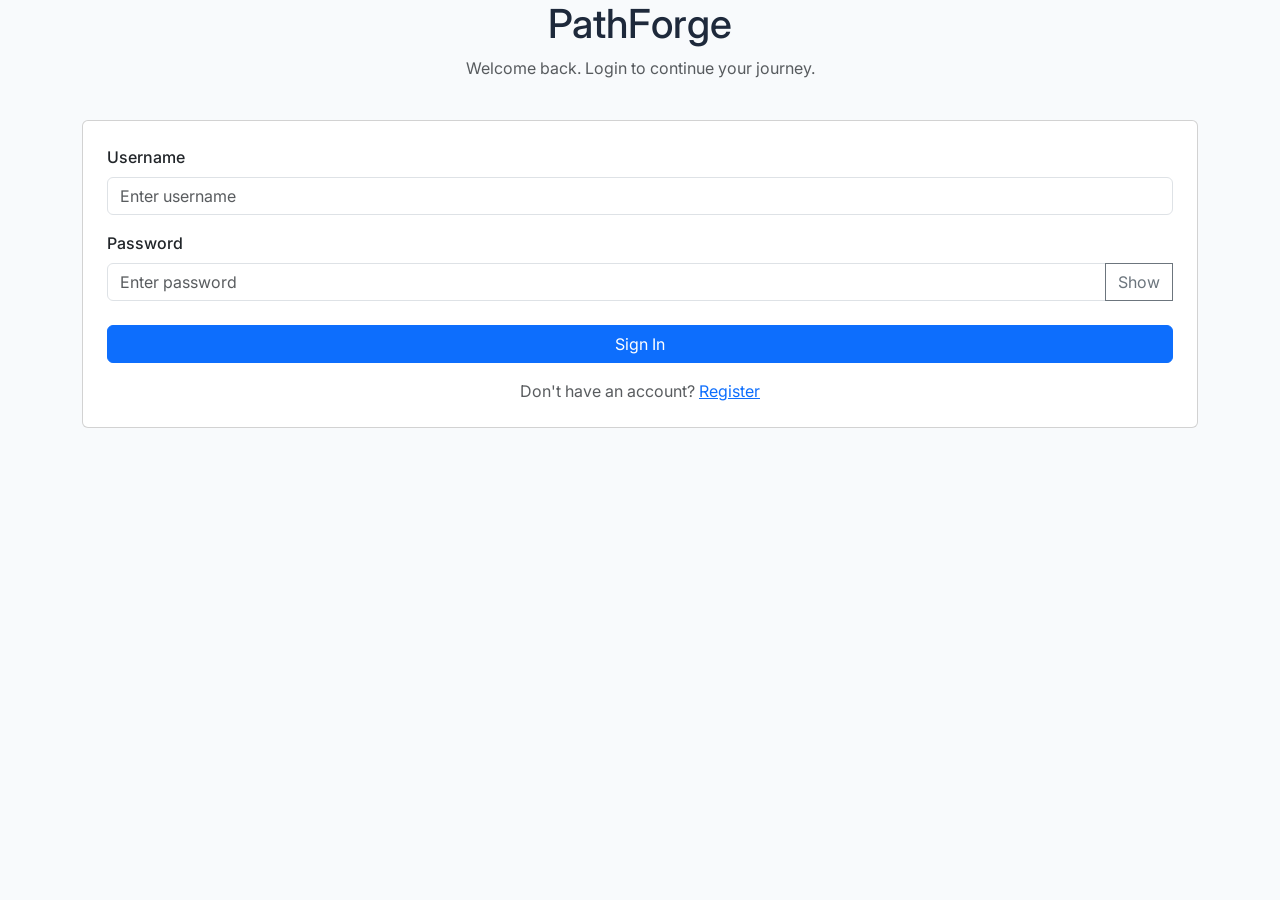
<file: frontend/placement_questionnaire.html>
<!DOCTYPE html>
<html lang="en">
<head>
    <meta charset="UTF-8">
    <meta name="viewport" content="width=device-width, initial-scale=1.0">
    <title>PathForge - Placement Onboarding</title>
    <!-- Bootstrap 5 CSS -->
    <link href="https://cdn.jsdelivr.net/npm/bootstrap@5.3.0/dist/css/bootstrap.min.css" rel="stylesheet">
    <!-- Google Fonts Inter -->
    <link href="https://fonts.googleapis.com/css2?family=Inter:wght@400;500;600;700;800&display=swap" rel="stylesheet">
    <!-- Custom style sheet -->
    <link rel="stylesheet" href="css/style.css">
    <style>
        .question-section {
            background: #fff;
            padding: 2.5rem;
            border-radius: 16px;
            box-shadow: var(--card-shadow);
            margin-bottom: 2rem;
            border: 1px solid var(--border-color);
        }
        .form-check-input:checked {
            background-color: var(--primary-color);
            border-color: var(--primary-color);
        }
    </style>
</head>
<body>
    <nav class="navbar navbar-expand-lg border-bottom px-4" style="background-color: var(--primary-color);">
        <a class="navbar-brand brand-logo text-white m-0 p-0" href="#">Path<span style="color: #60A5FA;">Forge</span></a>
        <div class="ms-auto flex-row d-flex align-items-center">
            <a href="welcome.html" class="btn btn-sm btn-outline-light rounded-pill px-3 me-2">Back</a>
            <button class="btn btn-sm btn-outline-light rounded-pill px-3" id="logoutBtn">Logout</button>
        </div>
    </nav>

    <div id="questionnaireContent" class="container mt-5 mb-5" style="max-width: 800px; transition: opacity 0.3s ease-out;">
        <div class="text-center mb-5">
            <h2 class="fw-bold" style="color: var(--primary-color);">Placement Prep Onboarding</h2>
            <p class="text-muted">Enter your stats to prepare for campus recruitment and company interviews.</p>
        </div>

        <form id="placementQuestionnaireForm" class="needs-validation" novalidate>
            <!-- Part 1: Personal Details -->
            <div class="question-section">
                <h4 class="fw-bold mb-4" style="color: var(--primary-color);">1. Personal Details</h4>
                <div class="row g-3">
                    <div class="col-md-6">
                        <label for="inputName" class="form-label fw-semibold text-secondary">Full Name <span class="text-danger">*</span></label>
                        <input type="text" class="form-control" id="inputName" required placeholder="John Doe">
                        <div class="invalid-feedback">Please enter your name.</div>
                    </div>
                    <div class="col-md-6">
                        <label for="inputCollege" class="form-label fw-semibold text-secondary">College/University <span class="text-danger">*</span></label>
                        <input type="text" class="form-control" id="inputCollege" required placeholder="University of Technology">
                        <div class="invalid-feedback">Please enter your college.</div>
                    </div>
                    <div class="col-md-6">
                        <label for="inputYear" class="form-label fw-semibold text-secondary">Year of Study <span class="text-danger">*</span></label>
                        <select class="form-select" id="inputYear" required>
                            <option value="" disabled selected>Select Year</option>
                            <option value="1st Year">1st Year</option>
                            <option value="2nd Year">2nd Year</option>
                            <option value="3rd Year">3rd Year</option>
                            <option value="4th Year">4th Year</option>
                        </select>
                        <div class="invalid-feedback">Please select your year.</div>
                    </div>
                    <div class="col-md-6">
                        <label for="inputBranch" class="form-label fw-semibold text-secondary">Branch/Specialization <span class="text-danger">*</span></label>
                        <input type="text" class="form-control" id="inputBranch" required placeholder="Computer Science / IT">
                        <div class="invalid-feedback">Please enter your branch.</div>
                    </div>
                </div>
            </div>

            <!-- Part 2: Aptitude and DSA levels -->
            <div class="question-section">
                <h4 class="fw-bold mb-4" style="color: var(--primary-color);">2. Current Competencies</h4>
                <div class="row g-4">
                    <div class="col-md-6">
                        <label class="form-label fw-bold text-secondary mb-3">Current Aptitude Level <span class="text-danger">*</span></label>
                        <div class="form-check mb-2">
                            <input class="form-check-input" type="radio" name="aptitude_level" id="apt_beg" value="Beginner" required>
                            <label class="form-check-label fw-semibold text-secondary" for="apt_beg">Beginner</label>
                        </div>
                        <div class="form-check mb-2">
                            <input class="form-check-input" type="radio" name="aptitude_level" id="apt_int" value="Intermediate" required>
                            <label class="form-check-label fw-semibold text-secondary" for="apt_int">Intermediate</label>
                        </div>
                        <div class="form-check mb-2">
                            <input class="form-check-input" type="radio" name="aptitude_level" id="apt_adv" value="Advanced" required>
                            <label class="form-check-label fw-semibold text-secondary" for="apt_adv">Advanced</label>
                        </div>
                        <div class="text-danger small mt-2 d-none" id="aptError">Please select aptitude level.</div>
                    </div>
                    <div class="col-md-6">
                        <label class="form-label fw-bold text-secondary mb-3">Current DSA Level <span class="text-danger">*</span></label>
                        <div class="form-check mb-2">
                            <input class="form-check-input" type="radio" name="dsa_level" id="dsa_beg" value="Beginner" required>
                            <label class="form-check-label fw-semibold text-secondary" for="dsa_beg">Beginner</label>
                        </div>
                        <div class="form-check mb-2">
                            <input class="form-check-input" type="radio" name="dsa_level" id="dsa_int" value="Intermediate" required>
                            <label class="form-check-label fw-semibold text-secondary" for="dsa_int">Intermediate</label>
                        </div>
                        <div class="form-check mb-2">
                            <input class="form-check-input" type="radio" name="dsa_level" id="dsa_adv" value="Advanced" required>
                            <label class="form-check-label fw-semibold text-secondary" for="dsa_adv">Advanced</label>
                        </div>
                        <div class="text-danger small mt-2 d-none" id="dsaError">Please select DSA level.</div>
                    </div>
                </div>
            </div>

            <!-- Part 3: Target Companies -->
            <div class="question-section">
                <h4 class="fw-bold mb-2" style="color: var(--primary-color);">3. Target Companies</h4>
                <p class="text-muted small mb-4">Select the companies you want to prepare for (Multi-select).</p>
                <div id="companyError" class="text-danger small mb-3 d-none">Please select at least one company.</div>
                <div class="row g-2">
                    <div class="col-md-4 col-6">
                        <div class="form-check mb-2">
                            <input class="form-check-input" type="checkbox" name="companies" id="comp_google" value="Google">
                            <label class="form-check-label fw-semibold text-secondary" for="comp_google">Google</label>
                        </div>
                        <div class="form-check mb-2">
                            <input class="form-check-input" type="checkbox" name="companies" id="comp_msft" value="Microsoft">
                            <label class="form-check-label fw-semibold text-secondary" for="comp_msft">Microsoft</label>
                        </div>
                        <div class="form-check mb-2">
                            <input class="form-check-input" type="checkbox" name="companies" id="comp_amazon" value="Amazon">
                            <label class="form-check-label fw-semibold text-secondary" for="comp_amazon">Amazon</label>
                        </div>
                        <div class="form-check mb-2">
                            <input class="form-check-input" type="checkbox" name="companies" id="comp_apple" value="Apple">
                            <label class="form-check-label fw-semibold text-secondary" for="comp_apple">Apple</label>
                        </div>
                        <div class="form-check mb-2">
                            <input class="form-check-input" type="checkbox" name="companies" id="comp_meta" value="Meta">
                            <label class="form-check-label fw-semibold text-secondary" for="comp_meta">Meta</label>
                        </div>
                        <div class="form-check mb-2">
                            <input class="form-check-input" type="checkbox" name="companies" id="comp_netflix" value="Netflix">
                            <label class="form-check-label fw-semibold text-secondary" for="comp_netflix">Netflix</label>
                        </div>
                    </div>
                    <div class="col-md-4 col-6">
                        <div class="form-check mb-2">
                            <input class="form-check-input" type="checkbox" name="companies" id="comp_oracle" value="Oracle">
                            <label class="form-check-label fw-semibold text-secondary" for="comp_oracle">Oracle</label>
                        </div>
                        <div class="form-check mb-2">
                            <input class="form-check-input" type="checkbox" name="companies" id="comp_adobe" value="Adobe">
                            <label class="form-check-label fw-semibold text-secondary" for="comp_adobe">Adobe</label>
                        </div>
                        <div class="form-check mb-2">
                            <input class="form-check-input" type="checkbox" name="companies" id="comp_ibm" value="IBM">
                            <label class="form-check-label fw-semibold text-secondary" for="comp_ibm">IBM</label>
                        </div>
                        <div class="form-check mb-2">
                            <input class="form-check-input" type="checkbox" name="companies" id="comp_infosys" value="Infosys">
                            <label class="form-check-label fw-semibold text-secondary" for="comp_infosys">Infosys</label>
                        </div>
                        <div class="form-check mb-2">
                            <input class="form-check-input" type="checkbox" name="companies" id="comp_tcs" value="TCS">
                            <label class="form-check-label fw-semibold text-secondary" for="comp_tcs">TCS</label>
                        </div>
                        <div class="form-check mb-2">
                            <input class="form-check-input" type="checkbox" name="companies" id="comp_wipro" value="Wipro">
                            <label class="form-check-label fw-semibold text-secondary" for="comp_wipro">Wipro</label>
                        </div>
                    </div>
                    <div class="col-md-4 col-6">
                        <div class="form-check mb-2">
                            <input class="form-check-input" type="checkbox" name="companies" id="comp_cog" value="Cognizant">
                            <label class="form-check-label fw-semibold text-secondary" for="comp_cog">Cognizant</label>
                        </div>
                        <div class="form-check mb-2">
                            <input class="form-check-input" type="checkbox" name="companies" id="comp_cap" value="Capgemini">
                            <label class="form-check-label fw-semibold text-secondary" for="comp_cap">Capgemini</label>
                        </div>
                        <div class="form-check mb-2">
                            <input class="form-check-input" type="checkbox" name="companies" id="comp_accenture" value="Accenture">
                            <label class="form-check-label fw-semibold text-secondary" for="comp_accenture">Accenture</label>
                        </div>
                        <div class="form-check mb-2">
                            <input class="form-check-input" type="checkbox" name="companies" id="comp_deloitte" value="Deloitte">
                            <label class="form-check-label fw-semibold text-secondary" for="comp_deloitte">Deloitte</label>
                        </div>
                        <div class="form-check mb-2">
                            <input class="form-check-input" type="checkbox" name="companies" id="comp_ey" value="EY">
                            <label class="form-check-label fw-semibold text-secondary" for="comp_ey">EY</label>
                        </div>
                        <div class="form-check mb-2">
                            <input class="form-check-input" type="checkbox" name="companies" id="comp_pwc" value="PwC">
                            <label class="form-check-label fw-semibold text-secondary" for="comp_pwc">PwC</label>
                        </div>
                    </div>
                </div>
            </div>

            <!-- Part 4: Preparation Timeline -->
            <div class="question-section">
                <h4 class="fw-bold mb-4" style="color: var(--primary-color);">4. Preparation Timeline</h4>
                <div class="d-flex flex-column gap-2">
                    <div class="form-check">
                        <input class="form-check-input" type="radio" name="timeline" id="time_3" value="3 Months" required>
                        <label class="form-check-label fw-semibold text-secondary" for="time_3">3 Months (Fast-track preparation)</label>
                    </div>
                    <div class="form-check">
                        <input class="form-check-input" type="radio" name="timeline" id="time_6" value="6 Months" required>
                        <label class="form-check-label fw-semibold text-secondary" for="time_6">6 Months (Standard syllabus)</label>
                    </div>
                    <div class="form-check">
                        <input class="form-check-input" type="radio" name="timeline" id="time_12" value="1 Year" required>
                        <label class="form-check-label fw-semibold text-secondary" for="time_12">1 Year (Comprehensive foundation building)</label>
                    </div>
                    <div class="text-danger small mt-2 d-none" id="timelineError">Please select preparation timeline.</div>
                </div>
            </div>

            <div id="formError" class="alert alert-danger d-none" role="alert"></div>

            <button type="submit" class="btn btn-primary w-100 py-3 rounded-pill fw-bold text-uppercase fs-5" id="submitBtn">Generate Placement Roadmap</button>
        </form>
    </div>

    <!-- Premium AI Generation Loading Overlay -->
    <div id="aiLoadingContainer" class="d-none" style="opacity: 0; transition: opacity 0.3s ease-in;">
        <div id="particleBg"></div>
        <div class="loading-content text-center">
            <div class="loading-logo mb-4">
                Path<span>Forge</span><span class="ai-badge">AI</span>
            </div>
            <h2 class="loading-title fw-bold">Crafting Your Personalized Placement Roadmap...</h2>
            <p class="loading-subtitle text-muted">Our AI is analyzing your competencies and target companies to construct your preparation plan.</p>
            
            <div class="row justify-content-center align-items-stretch mt-5 g-4" style="max-width: 900px; margin: 0 auto;">
                <div class="col-md-5">
                    <div class="ai-status-card text-start h-100">
                        <div class="card-header-custom d-flex align-items-center justify-content-between mb-3">
                            <span class="fw-bold">🧠 AI Status</span>
                            <span class="status-badge pulse">Processing</span>
                        </div>
                        <div class="status-detail mb-3">
                            <div class="detail-label">Current Focus</div>
                            <div id="currentFocusVal" class="detail-val">Placement Preparation</div>
                        </div>
                        <div class="status-detail">
                            <div class="detail-label">Estimated Wait</div>
                            <div class="detail-val">5–10 seconds</div>
                        </div>
                    </div>
                </div>
                <div class="col-md-7">
                    <div class="steps-card text-start h-100">
                        <ul id="generationSteps" class="list-unstyled mb-0">
                            <li id="step_goals" class="step-item"><span class="step-icon"><i class="bi bi-circle"></i></span> Aligning with target companies...</li>
                            <li id="step_skills" class="step-item"><span class="step-icon"><i class="bi bi-circle"></i></span> Assessing Aptitude & DSA levels...</li>
                            <li id="step_tech" class="step-item"><span class="step-icon"><i class="bi bi-circle"></i></span> Sorting topics Easy to Hard...</li>
                            <li id="step_resources" class="step-item"><span class="step-icon"><i class="bi bi-circle"></i></span> Selecting learning resources...</li>
                            <li id="step_milestones" class="step-item"><span class="step-icon"><i class="bi bi-circle"></i></span> Building chronological learning milestones...</li>
                            <li id="step_projects" class="step-item"><span class="step-icon"><i class="bi bi-circle"></i></span> Planning mock interviews...</li>
                            <li id="step_quizzes" class="step-item"><span class="step-icon"><i class="bi bi-circle"></i></span> Setting up assessments...</li>
                            <li id="step_finalize" class="step-item"><span class="step-icon"><i class="bi bi-circle"></i></span> Finalizing placement roadmap...</li>
                        </ul>
                    </div>
                </div>
            </div>
            
            <div class="progress-section mt-5" style="max-width: 600px; margin: 2rem auto 0 auto;">
                <div class="d-flex justify-content-between mb-2">
                    <span class="text-muted small fw-bold">GENERATION PROGRESS</span>
                    <span id="progressPercent" class="fw-bold text-primary">0%</span>
                </div>
                <div class="progress-bar-container">
                    <div id="loadingProgressBar" class="progress-bar-fill"></div>
                </div>
            </div>
        </div>
    </div>

    <!-- Premium Error / Failure Screen -->
    <div id="aiFailureContainer" class="d-none" style="opacity: 0; transition: opacity 0.3s ease-in;">
        <div class="error-content text-center">
            <div class="error-icon mb-4">
                <i class="bi bi-exclamation-triangle-fill text-danger" style="font-size: 4rem;"></i>
            </div>
            <h2 class="fw-bold mb-3" style="color: var(--text-color);">We couldn't generate your placement roadmap right now.</h2>
            <p class="text-muted mb-4" id="aiErrorMessage">An unexpected error occurred while communicating with the AI service. Please verify your connection and try again.</p>
            <div class="d-flex gap-3 justify-content-center">
                <button id="retryBtn" class="btn btn-primary px-4 py-2 rounded-pill fw-bold">Retry Generation</button>
                <button id="backToFormBtn" class="btn btn-outline-secondary px-4 py-2 rounded-pill fw-bold">Back to Questionnaire</button>
            </div>
        </div>
    </div>

    <!-- Scripts -->
    <script src="https://cdn.jsdelivr.net/npm/bootstrap@5.3.0/dist/js/bootstrap.bundle.min.js"></script>
    <script src="js/api.js"></script>
    <script src="js/auth.js"></script>
    <script src="js/placement_questionnaire.js"></script>
</body>
</html>
</file>
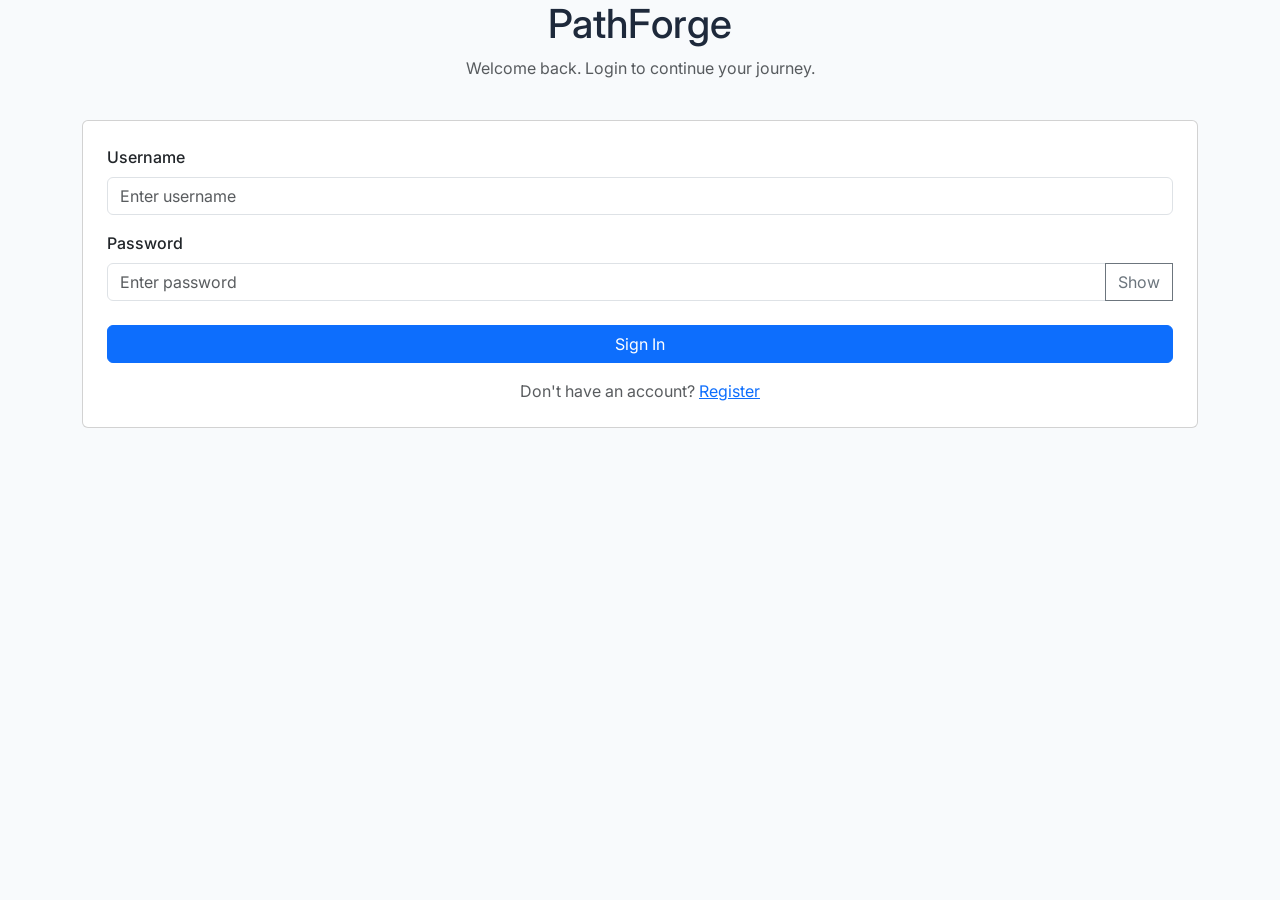
<file: frontend/questionnaire.html>
<!DOCTYPE html>
<html lang="en">

<head>
    <meta charset="UTF-8">
    <meta name="viewport" content="width=device-width, initial-scale=1.0">
    <title>PathForge - Personalize Your Path</title>
    <!-- Bootstrap 5 CSS -->
    <link href="https://cdn.jsdelivr.net/npm/bootstrap@5.3.0/dist/css/bootstrap.min.css" rel="stylesheet">
    <!-- Google Fonts Inter -->
    <link href="https://fonts.googleapis.com/css2?family=Inter:wght@400;500;600;700;800&display=swap" rel="stylesheet">
    <!-- Custom style sheet -->
    <link rel="stylesheet" href="css/style.css">
    <!-- Bootstrap Icons -->
    <link rel="stylesheet" href="https://cdn.jsdelivr.net/npm/bootstrap-icons@1.11.1/font/bootstrap-icons.css">
    <style>
        .question-section {
            background: #fff;
            padding: 2.5rem;
            border-radius: 16px;
            box-shadow: var(--card-shadow);
            margin-bottom: 2rem;
            border: 1px solid var(--border-color);
        }

        .form-check-input:checked {
            background-color: var(--primary-color);
            border-color: var(--primary-color);
        }

        .option-box {
            border: 1px solid var(--border-color);
            border-radius: 12px;
            padding: 0.75rem 1rem;
            margin-bottom: 0.75rem;
            cursor: pointer;
            transition: all 0.25s cubic-bezier(0.4, 0, 0.2, 1);
            position: relative;
            padding-left: 2.75rem;
            user-select: none;
        }

        .option-box:hover:not(.disabled) {
            background-color: var(--primary-light);
            border-color: var(--primary-color);
        }

        .option-box.selected {
            background-color: var(--primary-light);
            border-color: var(--primary-color);
            box-shadow: 0 4px 12px rgba(79, 70, 229, 0.06);
        }

        .option-box.selected::after {
            content: '✓';
            position: absolute;
            top: 50%;
            right: 1.25rem;
            transform: translateY(-50%) scale(1);
            color: var(--primary-color);
            font-weight: 800;
            font-size: 1.2rem;
            animation: popCheck 0.25s cubic-bezier(0.175, 0.885, 0.32, 1.275);
        }

        @keyframes popCheck {
            0% {
                transform: translateY(-50%) scale(0);
                opacity: 0;
            }

            100% {
                transform: translateY(-50%) scale(1);
                opacity: 1;
            }
        }

        .option-box.disabled {
            opacity: 0.4;
            cursor: not-allowed !important;
            border-color: var(--border-color) !important;
            background-color: #f8fafc !important;
        }

        .option-box .form-check-input {
            position: absolute;
            left: 1rem;
            top: 50%;
            transform: translateY(-50%);
            margin-top: 0;
            pointer-events: none;
        }

        .option-box .form-check-label {
            cursor: pointer;
            display: block;
            width: 100%;
            pointer-events: none;
        }

        .single-select-group .form-check-input {
            display: none;
        }

        .single-select-group .option-box {
            padding-left: 1.25rem;
        }
    </style>
</head>

<body>
    <nav class="navbar navbar-expand-lg border-bottom px-4" style="background-color: var(--primary-color);">
        <a class="navbar-brand brand-logo text-white m-0 p-0" href="#">Path<span
                style="color: #60A5FA;">Forge</span></a>
        <div class="ms-auto flex-row d-flex align-items-center">
            <a href="welcome.html" class="btn btn-sm btn-outline-light rounded-pill px-3 me-2">Back</a>
            <button class="btn btn-sm btn-outline-light rounded-pill px-3" id="logoutBtn">Logout</button>
        </div>
    </nav>

    <div id="questionnaireContent" class="container mt-5 mb-5" style="max-width: 800px; transition: opacity 0.3s ease-out;">
        <div class="text-center mb-5">
            <h2 class="fw-bold" style="color: var(--primary-color);">Personalize Your Career Path</h2>
            <p class="text-muted">Tell us about your background and goals so we can build your roadmap.</p>
        </div>

        <form id="roadmapQuestionnaireForm" class="needs-validation" novalidate>
            <!-- Part 1: Personal Details -->
            <div class="question-section">
                <h4 class="fw-bold mb-4" style="color: var(--primary-color);">1. Personal Details</h4>
                <div class="row g-3">
                    <div class="col-md-6">
                        <label for="inputName" class="form-label fw-semibold text-secondary">Full Name <span
                                class="text-danger">*</span></label>
                        <input type="text" class="form-control" id="inputName">
                        <div class="invalid-feedback">Please enter your name.</div>
                    </div>
                    <div class="col-md-6">
                        <label for="inputCollege" class="form-label fw-semibold text-secondary">College/University <span
                                class="text-danger">*</span></label>
                        <input type="text" class="form-control" id="inputCollege" required>
                        <div class="invalid-feedback">Please enter your college name.</div>
                    </div>
                    <div class="col-md-6">
                        <label for="inputYear" class="form-label fw-semibold text-secondary">Year of Study <span
                                class="text-danger">*</span></label>
                        <select class="form-select" id="inputYear" required>
                            <option value="" disabled selected>Select Year</option>
                            <option value="1st Year">1st Year</option>
                            <option value="2nd Year">2nd Year</option>
                            <option value="3rd Year">3rd Year</option>
                            <option value="4th Year">4th Year</option>
                        </select>
                        <div class="invalid-feedback">Please select your year.</div>
                    </div>
                    <div class="col-md-6">
                        <label for="inputBranch" class="form-label fw-semibold text-secondary">Branch/Specialization
                            <span class="text-danger">*</span></label>
                        <input type="text" class="form-control" id="inputBranch" required
                            placeholder="Computer Science / IT">
                        <div class="invalid-feedback">Please enter your branch.</div>
                    </div>
                </div>
            </div>

            <!-- Part 2: Programming Languages -->
            <div class="question-section">
                <h4 class="fw-bold mb-2" style="color: var(--primary-color);">2. Programming Languages</h4>
                <p class="text-muted small mb-4">Select the languages you have worked with or want to learn.</p>
                <div class="row g-2">
                    <div class="col-md-4 col-6">
                        <div class="form-check option-box">
                            <input class="form-check-input" type="checkbox" name="languages" id="lang_py"
                                value="Python">
                            <label class="form-check-label fw-semibold text-secondary" for="lang_py">Python</label>
                        </div>
                        <div class="form-check option-box">
                            <input class="form-check-input" type="checkbox" name="languages" id="lang_java"
                                value="Java">
                            <label class="form-check-label fw-semibold text-secondary" for="lang_java">Java</label>
                        </div>
                        <div class="form-check option-box">
                            <input class="form-check-input" type="checkbox" name="languages" id="lang_c" value="C">
                            <label class="form-check-label fw-semibold text-secondary" for="lang_c">C</label>
                        </div>
                        <div class="form-check option-box">
                            <input class="form-check-input" type="checkbox" name="languages" id="lang_cpp" value="C++">
                            <label class="form-check-label fw-semibold text-secondary" for="lang_cpp">C++</label>
                        </div>
                        <div class="form-check option-box">
                            <input class="form-check-input" type="checkbox" name="languages" id="lang_js"
                                value="JavaScript">
                            <label class="form-check-label fw-semibold text-secondary" for="lang_js">JavaScript</label>
                        </div>
                    </div>
                    <div class="col-md-4 col-6">
                        <div class="form-check option-box">
                            <input class="form-check-input" type="checkbox" name="languages" id="lang_ts"
                                value="TypeScript">
                            <label class="form-check-label fw-semibold text-secondary" for="lang_ts">TypeScript</label>
                        </div>
                        <div class="form-check option-box">
                            <input class="form-check-input" type="checkbox" name="languages" id="lang_go" value="Go">
                            <label class="form-check-label fw-semibold text-secondary" for="lang_go">Go</label>
                        </div>
                        <div class="form-check option-box">
                            <input class="form-check-input" type="checkbox" name="languages" id="lang_kotlin"
                                value="Kotlin">
                            <label class="form-check-label fw-semibold text-secondary" for="lang_kotlin">Kotlin</label>
                        </div>
                        <div class="form-check option-box">
                            <input class="form-check-input" type="checkbox" name="languages" id="lang_swift"
                                value="Swift">
                            <label class="form-check-label fw-semibold text-secondary" for="lang_swift">Swift</label>
                        </div>
                        <div class="form-check option-box">
                            <input class="form-check-input" type="checkbox" name="languages" id="lang_php" value="PHP">
                            <label class="form-check-label fw-semibold text-secondary" for="lang_php">PHP</label>
                        </div>
                    </div>
                    <div class="col-md-4 col-6">
                        <div class="form-check option-box">
                            <input class="form-check-input" type="checkbox" name="languages" id="lang_sql" value="SQL">
                            <label class="form-check-label fw-semibold text-secondary" for="lang_sql">SQL</label>
                        </div>
                        <div class="form-check option-box">
                            <input class="form-check-input" type="checkbox" name="languages" id="lang_rust"
                                value="Rust">
                            <label class="form-check-label fw-semibold text-secondary" for="lang_rust">Rust</label>
                        </div>
                        <div class="form-check option-box">
                            <input class="form-check-input" type="checkbox" name="languages" id="lang_dart"
                                value="Dart">
                            <label class="form-check-label fw-semibold text-secondary" for="lang_dart">Dart</label>
                        </div>
                        <div class="form-check option-box">
                            <input class="form-check-input" type="checkbox" name="languages" id="lang_none"
                                value="I don't know any programming language">
                            <label class="form-check-label fw-semibold text-secondary" for="lang_none">I don't know any
                                programming language</label>
                        </div>
                    </div>
                </div>
            </div>

            <!-- Part 3: Career Goal -->
            <div class="question-section">
                <h4 class="fw-bold mb-4" style="color: var(--primary-color);">3. Primary Career Goal</h4>
                <div class="mb-3">
                    <label for="inputCareerGoal" class="form-label fw-semibold text-secondary">Target Role <span
                            class="text-danger">*</span></label>
                    <select class="form-select" id="inputCareerGoal" required>
                        <option value="" disabled selected>Select Role</option>
                        <option value="Backend Developer">Backend Developer</option>
                        <option value="Frontend Developer">Frontend Developer</option>
                        <option value="Full Stack Developer">Full Stack Developer</option>
                        <option value="AI / Machine Learning Engineer">AI / Machine Learning Engineer</option>
                        <option value="Data Scientist">Data Scientist</option>
                        <option value="Data Analyst">Data Analyst</option>
                        <option value="Cyber Security Engineer">Cyber Security Engineer</option>
                        <option value="Cloud Engineer">Cloud Engineer</option>
                        <option value="DevOps Engineer">DevOps Engineer</option>
                        <option value="Mobile App Developer">Mobile App Developer</option>
                        <option value="Game Developer">Game Developer</option>
                        <option value="UI / UX Designer">UI / UX Designer</option>
                        <option value="Software Engineer">Software Engineer</option>
                        <option value="Blockchain Developer">Blockchain Developer</option>
                        <option value="Embedded Systems Engineer">Embedded Systems Engineer</option>
                        <option value="I am not sure">I am not sure</option>
                    </select>
                    <div class="invalid-feedback">Please select your primary career goal.</div>
                </div>
            </div>

            <!-- Part 4: Skill Level -->
            <div class="question-section single-select-group">
                <h4 class="fw-bold mb-4" style="color: var(--primary-color);">4. Current Skill Level</h4>
                <div class="d-flex flex-column gap-2">
                    <div class="form-check option-box">
                        <input class="form-check-input" type="radio" name="skill_level" id="skill_beg" value="Beginner"
                            required>
                        <label class="form-check-label fw-semibold text-secondary" for="skill_beg">Beginner (Little to
                            no experience)</label>
                    </div>
                    <div class="form-check option-box">
                        <input class="form-check-input" type="radio" name="skill_level" id="skill_basic"
                            value="Basic Knowledge" required>
                        <label class="form-check-label fw-semibold text-secondary" for="skill_basic">Basic Knowledge
                            (Understand variables and core logic)</label>
                    </div>
                    <div class="form-check option-box">
                        <input class="form-check-input" type="radio" name="skill_level" id="skill_int"
                            value="Intermediate" required>
                        <label class="form-check-label fw-semibold text-secondary" for="skill_int">Intermediate (Can
                            build simple scripts or projects)</label>
                    </div>
                    <div class="form-check option-box">
                        <input class="form-check-input" type="radio" name="skill_level" id="skill_adv" value="Advanced"
                            required>
                        <label class="form-check-label fw-semibold text-secondary" for="skill_adv">Advanced (Can build
                            complex multi-layered applications)</label>
                    </div>
                    <div class="text-danger small mt-2 d-none" id="skillLevelError">Please select your skill level.
                    </div>
                </div>
            </div>

            <!-- Part 5: Daily learning time & Target timeline -->
            <div class="question-section">
                <h4 class="fw-bold mb-4" style="color: var(--primary-color);">5. Availability and Timeline</h4>
                <div class="row g-4">
                    <div class="col-md-6">
                        <label for="inputDailyTime" class="form-label fw-semibold text-secondary">Daily Learning Time
                            <span class="text-danger">*</span></label>
                        <select class="form-select" id="inputDailyTime" required>
                            <option value="" disabled selected>Select Daily Time</option>
                            <option value="Less than 1 Hour">Less than 1 Hour</option>
                            <option value="1-2 Hours">1-2 Hours</option>
                            <option value="2-4 Hours">2-4 Hours</option>
                            <option value="More than 4 Hours">More than 4 Hours</option>
                        </select>
                        <div class="invalid-feedback">Please select your daily time availability.</div>
                    </div>
                    <div class="col-md-6">
                        <label for="inputTimeline" class="form-label fw-semibold text-secondary">Target Completion
                            Timeline <span class="text-danger">*</span></label>
                        <select class="form-select" id="inputTimeline" required>
                            <option value="" disabled selected>Select Timeline</option>
                            <option value="3 Months">3 Months</option>
                            <option value="6 Months">6 Months</option>
                            <option value="1 Year">1 Year</option>
                            <option value="No Specific Timeline">No Specific Timeline</option>
                        </select>
                        <div class="invalid-feedback">Please select your target timeline.</div>
                    </div>
                </div>
            </div>

            <div id="formError" class="alert alert-danger d-none" role="alert"></div>

            <button type="submit" class="btn btn-primary w-100 py-3 rounded-pill fw-bold text-uppercase fs-5"
                id="submitBtn">Generate Roadmap Base</button>
        </form>
    </div>

    <!-- Premium AI Generation Loading Overlay -->
    <div id="aiLoadingContainer" class="d-none" style="opacity: 0; transition: opacity 0.3s ease-in;">
        <div id="particleBg"></div>
        <div class="loading-content text-center">
            <div class="loading-logo mb-4">
                Path<span>Forge</span><span class="ai-badge">AI</span>
            </div>
            <h2 class="loading-title fw-bold">Crafting Your Personalized Learning Journey...</h2>
            <p class="loading-subtitle text-muted">Our AI is analyzing your profile and building a roadmap designed specifically for you.</p>
            
            <div class="row justify-content-center align-items-stretch mt-5 g-4" style="max-width: 900px; margin: 0 auto;">
                <div class="col-md-5">
                    <div class="ai-status-card text-start h-100">
                        <div class="card-header-custom d-flex align-items-center justify-content-between mb-3">
                            <span class="fw-bold">🧠 AI Status</span>
                            <span class="status-badge pulse">Processing</span>
                        </div>
                        <div class="status-detail mb-3">
                            <div class="detail-label">Current Focus</div>
                            <div id="currentFocusVal" class="detail-val">Backend Development</div>
                        </div>
                        <div class="status-detail">
                            <div class="detail-label">Estimated Wait</div>
                            <div class="detail-val">5–10 seconds</div>
                        </div>
                    </div>
                </div>
                <div class="col-md-7">
                    <div class="steps-card text-start h-100">
                        <ul id="generationSteps" class="list-unstyled mb-0">
                            <li id="step_goals" class="step-item"><span class="step-icon"><i class="bi bi-circle"></i></span> Understanding your career goals...</li>
                            <li id="step_skills" class="step-item"><span class="step-icon"><i class="bi bi-circle"></i></span> Evaluating your current skill level...</li>
                            <li id="step_tech" class="step-item"><span class="step-icon"><i class="bi bi-circle"></i></span> Matching technologies...</li>
                            <li id="step_resources" class="step-item"><span class="step-icon"><i class="bi bi-circle"></i></span> Selecting learning resources...</li>
                            <li id="step_milestones" class="step-item"><span class="step-icon"><i class="bi bi-circle"></i></span> Designing milestones...</li>
                            <li id="step_projects" class="step-item"><span class="step-icon"><i class="bi bi-circle"></i></span> Planning projects...</li>
                            <li id="step_quizzes" class="step-item"><span class="step-icon"><i class="bi bi-circle"></i></span> Preparing quizzes...</li>
                            <li id="step_finalize" class="step-item"><span class="step-icon"><i class="bi bi-circle"></i></span> Finalizing your roadmap...</li>
                        </ul>
                    </div>
                </div>
            </div>
            
            <div class="progress-section mt-5" style="max-width: 600px; margin: 2rem auto 0 auto;">
                <div class="d-flex justify-content-between mb-2">
                    <span class="text-muted small fw-bold">GENERATION PROGRESS</span>
                    <span id="progressPercent" class="fw-bold text-primary">0%</span>
                </div>
                <div class="progress-bar-container">
                    <div id="loadingProgressBar" class="progress-bar-fill"></div>
                </div>
            </div>
        </div>
    </div>

    <!-- Premium Error / Failure Screen -->
    <div id="aiFailureContainer" class="d-none" style="opacity: 0; transition: opacity 0.3s ease-in;">
        <div class="error-content text-center">
            <div class="error-icon mb-4">
                <i class="bi bi-exclamation-triangle-fill text-danger" style="font-size: 4rem;"></i>
            </div>
            <h2 class="fw-bold mb-3" style="color: var(--text-color);">We couldn't generate your roadmap right now.</h2>
            <p class="text-muted mb-4" id="aiErrorMessage">An unexpected error occurred while communicating with the AI service. Please verify your connection and try again.</p>
            <div class="d-flex gap-3 justify-content-center">
                <button id="retryBtn" class="btn btn-primary px-4 py-2 rounded-pill fw-bold">Retry Generation</button>
                <button id="backToFormBtn" class="btn btn-outline-secondary px-4 py-2 rounded-pill fw-bold">Back to Questionnaire</button>
            </div>
        </div>
    </div>

    <!-- Scripts -->
    <script src="https://cdn.jsdelivr.net/npm/bootstrap@5.3.0/dist/js/bootstrap.bundle.min.js"></script>
    <script src="js/api.js"></script>
    <script src="js/auth.js"></script>
    <script src="js/questionnaire.js"></script>
</body>

</html>
</file>
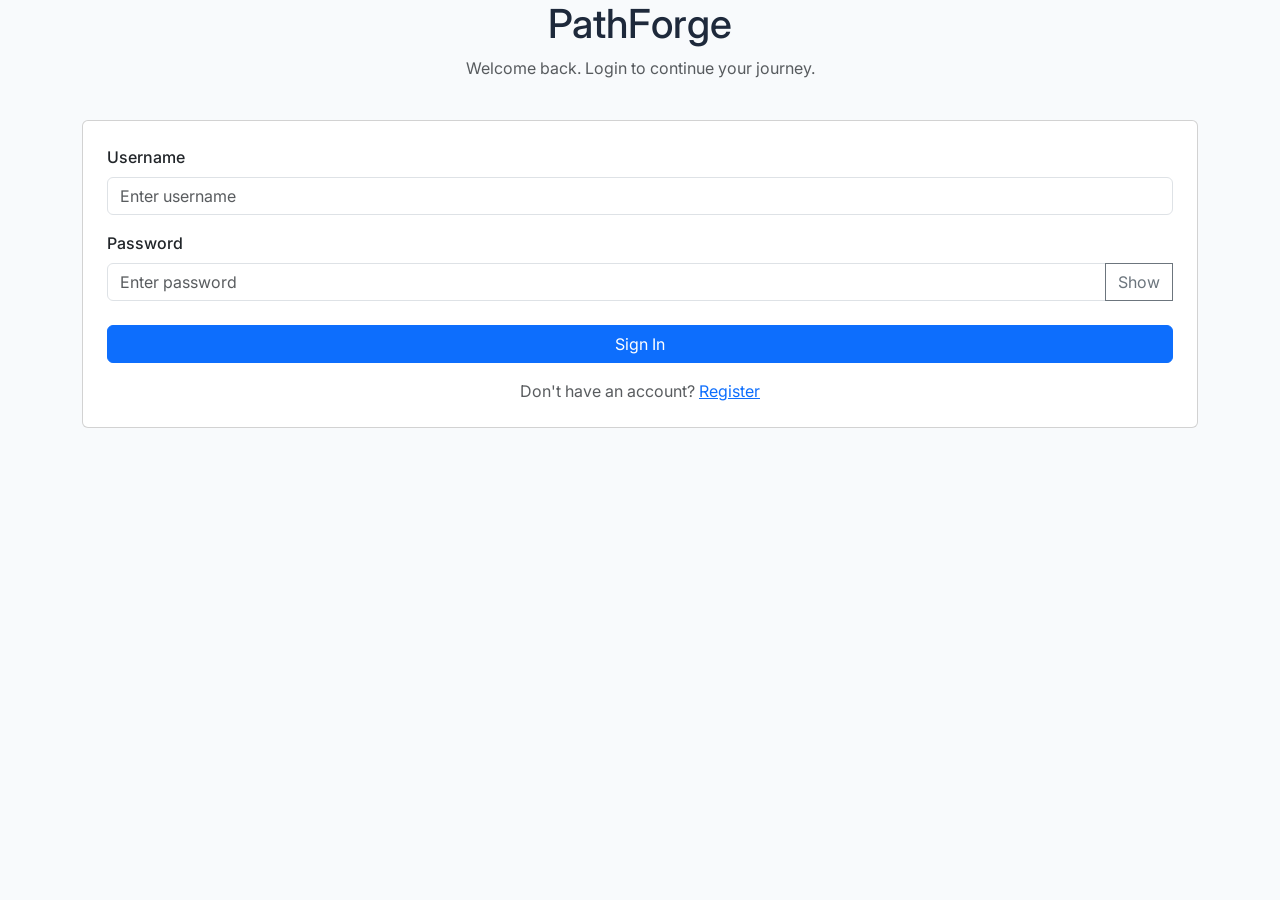
<file: frontend/quiz.html>
<!DOCTYPE html>
<html lang="en">
<head>
    <meta charset="UTF-8">
    <meta name="viewport" content="width=device-width, initial-scale=1.0">
    <title>PathForge - Take Quiz</title>
    <link href="https://cdn.jsdelivr.net/npm/bootstrap@5.3.0/dist/css/bootstrap.min.css" rel="stylesheet">
    <link href="https://fonts.googleapis.com/css2?family=Inter:wght@400;500;600;700;800&display=swap" rel="stylesheet">
    <link rel="stylesheet" href="css/style.css">
    <style>
        .quiz-container {
            max-width: 700px;
            margin: 3rem auto;
        }
        .option-card {
            background-color: #fff;
            border: 2px solid #e2e8f0;
            border-radius: 10px;
            padding: 1rem;
            cursor: pointer;
            transition: all 0.2s ease-in-out;
            margin-bottom: 1rem;
            display: flex;
            align-items: center;
        }
        .option-card:hover {
            border-color: var(--accent-color);
            background-color: rgba(245, 158, 11, 0.03);
            transform: translateY(-2px);
        }
        .option-card.selected {
            border-color: var(--accent-color);
            background-color: rgba(245, 158, 11, 0.1);
        }
        .option-card input[type="radio"] {
            margin-right: 12px;
            accent-color: var(--accent-color);
        }
        .timer-badge {
            font-size: 1.1rem;
            font-weight: 700;
        }
        .progress-bar-fill {
            transition: width 0.3s ease;
        }
        .result-circle {
            width: 120px;
            height: 120px;
            border-radius: 50%;
            display: flex;
            flex-direction: column;
            align-items: center;
            justify-content: center;
            font-weight: 800;
            font-size: 2.2rem;
            margin: 0 auto 1.5rem auto;
            border: 6px solid #e2e8f0;
        }
        .circle-passed {
            border-color: #10B981 !important;
            color: #10B981;
            background-color: #D1FAE5;
        }
        .circle-failed {
            border-color: #EF4444 !important;
            color: #EF4444;
            background-color: #FEE2E2;
        }
        .review-card {
            background: #fff;
            border-left: 5px solid #cbd5e1;
            border-radius: 8px;
            margin-bottom: 1.5rem;
            padding: 1.2rem;
            box-shadow: 0 1px 3px rgba(0,0,0,0.05);
        }
        .review-card.correct {
            border-left-color: #10B981;
            background-color: rgba(16, 185, 129, 0.02);
        }
        .review-card.incorrect {
            border-left-color: #EF4444;
            background-color: rgba(239, 68, 68, 0.02);
        }
    </style>
</head>
<body>
    <nav class="navbar navbar-expand-lg border-bottom px-4" style="background-color: var(--primary-color);">
        <a class="navbar-brand brand-logo text-white m-0 p-0" href="dashboard.html">Path<span style="color: var(--accent-color);">Forge</span></a>
        <button class="navbar-toggler border-0" type="button" data-bs-toggle="collapse" data-bs-target="#navbarNav">
            <span class="navbar-toggler-icon" style="filter: invert(1);"></span>
        </button>
        <div class="collapse navbar-collapse" id="navbarNav">
            <div class="ms-auto flex-row d-flex align-items-center mt-3 mt-lg-0 gap-3">
                <a href="roadmap.html" class="text-white text-decoration-none">Roadmaps</a>
                <a href="leaderboard.html" class="text-white text-decoration-none">Leaderboard</a>
                <a href="friends.html" class="text-white text-decoration-none">Friends</a>
                <a href="groups.html" class="text-white text-decoration-none">Groups</a>
                <a href="placement_dashboard.html" class="text-white text-decoration-none">Placement Preparation</a>
                <button class="btn btn-sm btn-outline-danger rounded-pill" id="logoutBtn">Logout</button>
            </div>
        </div>
    </nav>

    <div class="container mb-5">
        <div class="quiz-container">
            <!-- Loading Indicator -->
            <div id="quizLoader" class="text-center my-5">
                <div class="spinner-border text-primary" role="status">
                    <span class="visually-hidden">Loading Quiz...</span>
                </div>
                <p class="mt-3 text-muted">Assembling your custom quiz challenges...</p>
            </div>

            <!-- Quiz Wizard Card -->
            <div id="quizCard" class="card shadow-lg border-0 d-none">
                <div class="card-header bg-white border-bottom p-4 d-flex justify-content-between align-items-center">
                    <div>
                        <span class="badge bg-secondary text-uppercase mb-1" id="topicBadge">Topic</span>
                        <h4 class="fw-bold mb-0 text-dark" id="quizTitle">Roadmap Quiz</h4>
                    </div>
                    <div id="timerContainer" class="d-flex align-items-center gap-2">
                        <span class="text-muted small">Time Left:</span>
                        <span id="quizTimer" class="badge bg-dark timer-badge rounded-pill px-3 py-2">05:00</span>
                    </div>
                </div>

                <!-- Progress Bar -->
                <div class="progress rounded-0" style="height: 6px;">
                    <div id="quizProgressBar" class="progress-bar bg-warning progress-bar-fill" role="progressbar" style="width: 0%;" aria-valuenow="0" aria-valuemin="0" aria-valuemax="100"></div>
                </div>

                <div class="card-body p-4">
                    <div class="d-flex justify-content-between align-items-center mb-3">
                        <span class="text-muted fw-semibold" id="questionCounter">Question 1 of 5</span>
                    </div>

                    <h5 class="fw-bold text-dark mb-4 lh-base" id="questionText">Question goes here...</h5>

                    <div id="optionsContainer">
                        <!-- Shuffled options dynamically generated here -->
                    </div>
                </div>

                <div class="card-footer bg-light p-4 d-flex justify-content-between">
                    <button class="btn btn-outline-secondary rounded-pill px-4" id="prevBtn" disabled>Previous</button>
                    <button class="btn btn-primary rounded-pill px-4" id="nextBtn">Next</button>
                </div>
            </div>

            <!-- Quiz Results Card -->
            <div id="resultsCard" class="card shadow-lg border-0 p-5 d-none">
                <div class="text-center">
                    <h2 class="fw-bold text-dark mb-2">Quiz Results</h2>
                    <p class="text-muted mb-4" id="resultSubtitle">Your performance breakdown</p>

                    <!-- Score display -->
                    <div id="resultCircle" class="result-circle">
                        <span id="resultScore">0/5</span>
                        <span class="fs-6 fw-bold text-uppercase tracking-wider mt-1" id="resultPercentage">0%</span>
                    </div>

                    <!-- Pass/Fail Banner -->
                    <div class="alert mb-4 py-3 border-0 rounded-3 shadow-sm" id="resultAlert" role="alert">
                        Status Message
                    </div>

                    <p class="text-muted mb-4" id="resultFeedback">Feedback message goes here...</p>

                    <div class="d-flex justify-content-center gap-3 mb-5">
                        <a href="roadmap.html" class="btn btn-primary rounded-pill px-4">Back to Roadmap</a>
                        <button class="btn btn-outline-secondary rounded-pill px-4" id="retryBtn">Retry Quiz</button>
                    </div>
                </div>

                <hr class="my-4">

                <!-- Questions Review Section -->
                <div>
                    <h4 class="fw-bold text-dark mb-4">Review Questions</h4>
                    <div id="reviewsContainer">
                        <!-- Question correctness review dynamically populated here -->
                    </div>
                </div>
            </div>
        </div>
    </div>

    <!-- Bootstrap Bundle with JS -->
    <script src="https://cdn.jsdelivr.net/npm/bootstrap@5.3.0/dist/js/bootstrap.bundle.min.js"></script>
    <script src="js/api.js"></script>
    <script src="js/auth.js"></script>
    <script src="js/quiz.js"></script>
</body>
</html>
</file>
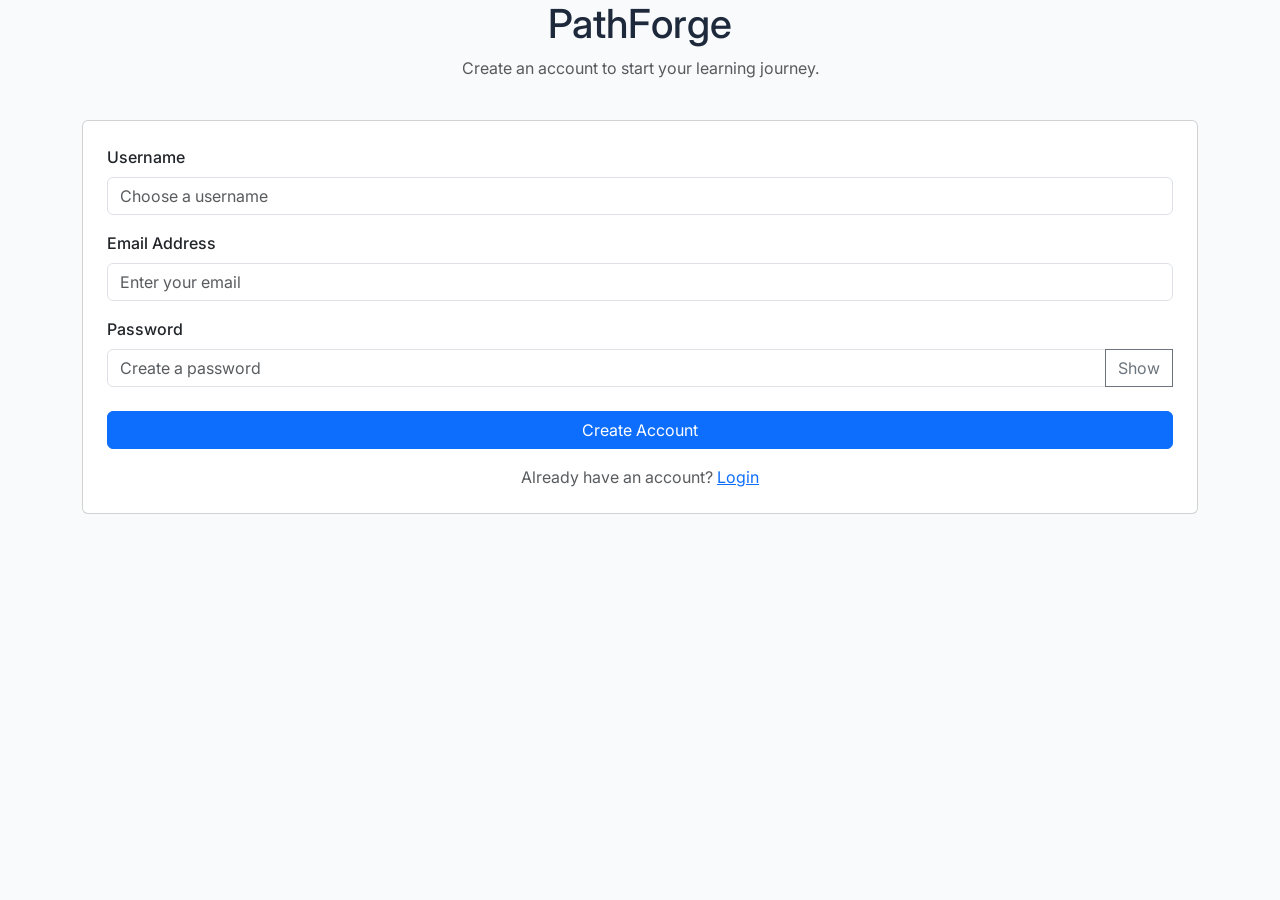
<file: frontend/register.html>
<!DOCTYPE html>
<html lang="en">
<head>
    <meta charset="UTF-8">
    <meta name="viewport" content="width=device-width, initial-scale=1.0">
    <title>PathForge - Register</title>
    <link href="https://cdn.jsdelivr.net/npm/bootstrap@5.3.0/dist/css/bootstrap.min.css" rel="stylesheet">
    <link href="https://fonts.googleapis.com/css2?family=Inter:wght@400;500;600;700;800&display=swap" rel="stylesheet">
    <link rel="stylesheet" href="css/style.css">
</head>
<body>
    <div class="container d-flex flex-column justify-content-center flex-grow-1">
        <div class="text-center mb-4">
            <h1 class="brand-logo">Path<span>Forge</span></h1>
            <p class="text-muted">Create an account to start your learning journey.</p>
        </div>

        <div class="auth-container mt-0">
            <div class="card p-4">
                <form id="registerForm">
                    <div class="mb-3">
                        <label for="registerUsername" class="form-label fw-medium">Username</label>
                        <input type="text" class="form-control" id="registerUsername" placeholder="Choose a username">
                        <div class="invalid-feedback">Username is required.</div>
                    </div>
                    <div class="mb-3">
                        <label for="registerEmail" class="form-label fw-medium">Email Address</label>
                        <input type="email" class="form-control" id="registerEmail" placeholder="Enter your email">
                        <div class="invalid-feedback">Please enter a valid email address.</div>
                    </div>
                    <div class="mb-3">
                        <label for="registerPassword" class="form-label fw-medium">Password</label>
                        <div class="input-group">
                            <input type="password" class="form-control" id="registerPassword" placeholder="Create a password">
                            <button class="btn btn-outline-secondary" type="button" id="toggleRegisterPassword">Show</button>
                            <div class="invalid-feedback">Password is required.</div>
                        </div>
                    </div>
                    <div id="registerMessage" class="alert d-none py-2" role="alert"></div>
                    <button type="submit" class="btn btn-primary w-100 mt-2">Create Account</button>
                </form>
                <div class="text-center mt-3">
                    <p class="mb-0 text-muted">Already have an account? <a href="login.html">Login</a></p>
                </div>
            </div>
        </div>
    </div>
    <script src="js/api.js"></script>
    <script src="js/auth.js"></script>
    <script src="js/register.js"></script>
</body>
</html>
</file>
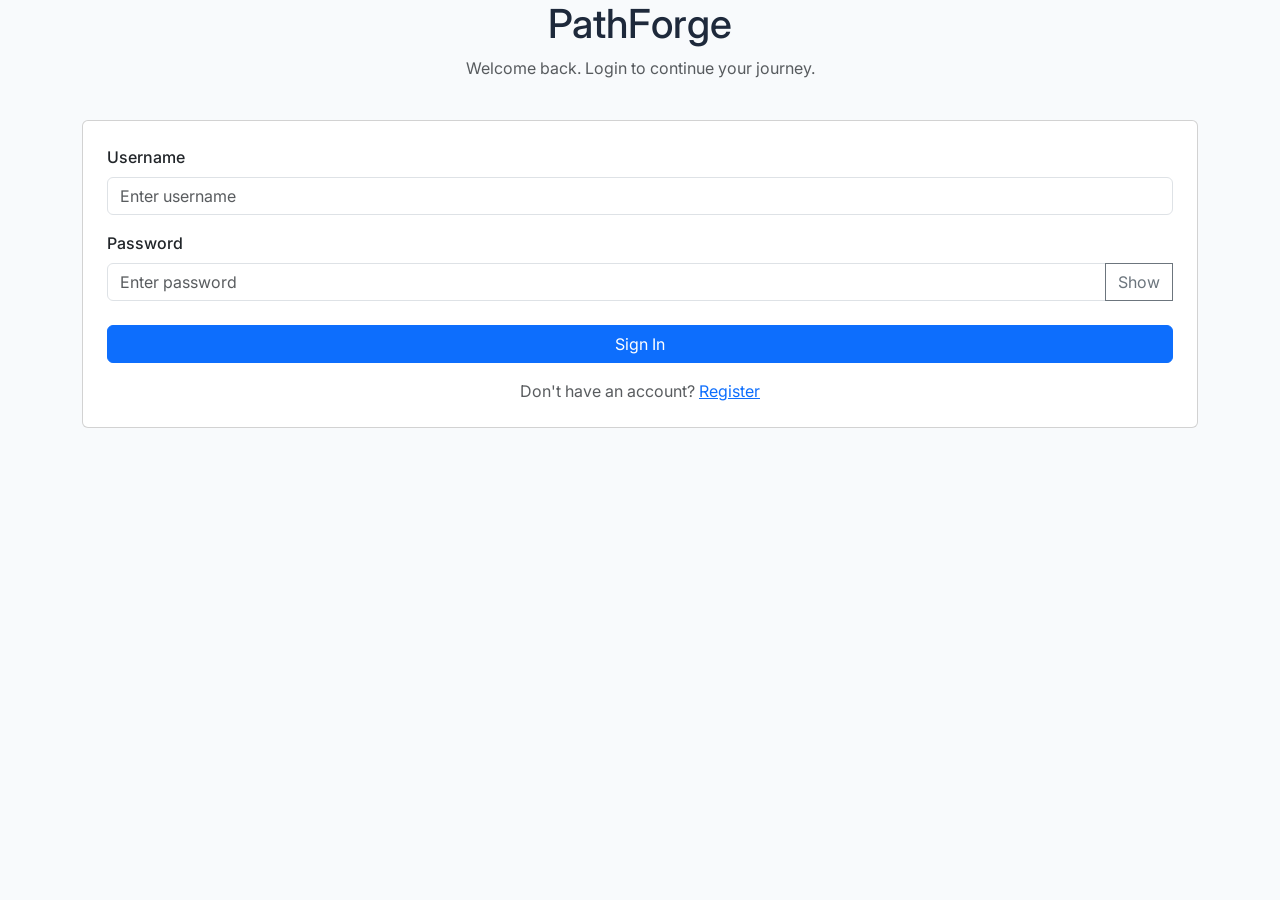
<file: frontend/roadmap.html>
<!DOCTYPE html>
<html lang="en">
<head>
    <meta charset="UTF-8">
    <meta name="viewport" content="width=device-width, initial-scale=1.0">
    <title>PathForge - Learning Path</title>
    <!-- Bootstrap 5 CSS -->
    <link href="https://cdn.jsdelivr.net/npm/bootstrap@5.3.0/dist/css/bootstrap.min.css" rel="stylesheet">
    <!-- Google Fonts Inter -->
    <link href="https://fonts.googleapis.com/css2?family=Inter:wght@400;500;600;700;800&display=swap" rel="stylesheet">
    <!-- Bootstrap Icons -->
    <link rel="stylesheet" href="https://cdn.jsdelivr.net/npm/bootstrap-icons@1.11.1/font/bootstrap-icons.css">
    <!-- Custom Style Sheet -->
    <link rel="stylesheet" href="css/style.css?v=2">
</head>
<body>
    <div class="journey-layout">
        <!-- 1. Left Sidebar Navigation -->
        <aside class="journey-sidebar">
            <a href="dashboard.html" class="sidebar-logo">
                Path<span>Forge</span>
            </a>
            
            <nav class="sidebar-menu">
                <a href="dashboard.html" class="sidebar-link">
                    <i class="bi bi-grid-fill"></i> Dashboard
                </a>
                <a href="roadmap.html" class="sidebar-link active">
                    <i class="bi bi-map-fill"></i> Roadmaps
                </a>
                <a href="leaderboard.html" class="sidebar-link">
                    <i class="bi bi-trophy-fill"></i> Leaderboard
                </a>
                <a href="friends.html" class="sidebar-link">
                    <i class="bi bi-people-fill"></i> Friends
                </a>
                <a href="groups.html" class="sidebar-link">
                    <i class="bi bi-collection-fill"></i> Groups
                </a>
                <a href="placement_dashboard.html" class="sidebar-link">
                    <i class="bi bi-briefcase-fill"></i> Placement Preparation
                </a>
                <a href="#" class="sidebar-link">
                    <i class="bi bi-journal-check"></i> Quizzes
                </a>
                <a href="#" class="sidebar-link">
                    <i class="bi bi-award-fill"></i> Achievements
                </a>
                <a href="#" class="sidebar-link">
                    <i class="bi bi-gear-fill"></i> Settings
                </a>
            </nav>
            
            <!-- Profile details at the bottom of the sidebar -->
            <div class="sidebar-profile">
                <img src="https://images.unsplash.com/photo-1535713875002-d1d0cf377fde?auto=format&fit=crop&w=100&h=100&q=80" alt="Avatar" class="profile-avatar" id="sidebarAvatar">
                <div class="overflow-hidden">
                    <h6 class="mb-0 fw-bold text-truncate" id="sidebarUsername">Sai Charan</h6>
                    <small class="text-muted d-block text-truncate" style="font-size: 0.72rem;">Level 12 • 1950 XP</small>
                </div>
                <button class="btn btn-link ms-auto p-0 text-danger" id="logoutBtn" title="Logout">
                    <i class="bi bi-box-arrow-right fs-5"></i>
                </button>
            </div>
        </aside>

        <!-- 2. Main Journey Map & Content -->
        <main class="journey-main container-fluid">
            <!-- No Learning Journey Found Empty State -->
            <div id="noJourneyEmptyState" class="d-none flex-column align-items-center justify-content-center text-center py-5" style="min-height: 60vh;">
                <i class="bi bi-compass text-secondary mb-4" style="font-size: 5rem; opacity: 0.5;"></i>
                <h2 class="fw-bold mb-3 text-dark">No Path Found</h2>
                <p class="text-muted mb-4" style="max-width: 500px;">
                    It looks like you don't have any active learning paths generated yet. Start by taking our questionnaire to map your customized path!
                </p>
                <a class="btn btn-primary btn-lg rounded-pill px-5 fw-bold" href="questionnaire.html">
                    <i class="bi bi-plus-circle me-2"></i> Create Your First Path
                </a>
            </div>

            <!-- Wrap the existing rows inside a div that we can hide when no journey exists -->
            <div id="journeyContentContainer">
                <!-- Row 1: Overall Progress Header Card -->
                <div class="row">
                    <div class="col-12">
                        <div class="progress-banner-card">
                            <div class="row align-items-center">
                                <div class="col-md-5 mb-3 mb-md-0">
                                    <span class="badge bg-primary bg-opacity-10 text-primary px-3 py-2 rounded-pill fw-bold text-uppercase mb-2" style="font-size: 0.75rem;">Your personalized learning path</span>
                                    <h2 id="journeyTitle">Backend Developer Path</h2>
                                    <p class="mb-0 mb-3">Keep pushing! You are doing great.</p>
                                    <div class="d-flex flex-wrap gap-2 align-items-center">
                                        <div class="dropdown">
                                            <button class="btn btn-sm btn-outline-primary dropdown-toggle rounded-pill px-3 fw-bold" type="button" id="trackSwitcherBtn" data-bs-toggle="dropdown" aria-expanded="false" style="font-size: 0.78rem;">
                                                Loading tracks...
                                            </button>
                                            <ul class="dropdown-menu shadow border-light" id="trackSwitcherMenu" aria-labelledby="trackSwitcherBtn">
                                                <!-- Dynamic items -->
                                            </ul>
                                        </div>
                                        
                                        <!-- Actions Dropdown -->
                                        <div class="dropdown">
                                            <button class="btn btn-sm btn-outline-secondary dropdown-toggle rounded-pill px-3 fw-bold" type="button" id="journeyActionsBtn" data-bs-toggle="dropdown" aria-expanded="false" style="font-size: 0.78rem;">
                                                <i class="bi bi-gear"></i> Actions
                                            </button>
                                            <ul class="dropdown-menu shadow border-light" aria-labelledby="journeyActionsBtn">
                                                <li><a class="dropdown-item" href="#" id="renameJourneyBtn"><i class="bi bi-pencil-square me-2"></i>Rename Path</a></li>
                                                <li><a class="dropdown-item text-danger" href="#" id="deleteJourneyBtn"><i class="bi bi-trash-fill me-2"></i>Delete Path</a></li>
                                                <li><a class="dropdown-item" href="#" id="archiveJourneyBtn"><i class="bi bi-archive-fill me-2"></i>Archive Path</a></li>
                                                <li><a class="dropdown-item text-success" href="#" id="recoverJourneyBtn" style="display: none;"><i class="bi bi-arrow-counterclockwise me-2"></i>Recover Path</a></li>
                                            </ul>
                                        </div>

                                        <a class="btn btn-sm btn-outline-success rounded-pill px-3 fw-bold" id="createNewJourneyBtn" href="questionnaire.html?new=true" style="font-size: 0.78rem;">
                                            <i class="bi bi-plus-circle"></i> + Add New Path
                                        </a>
                                    </div>
                                </div>
                                
                                <!-- Stats details -->
                                <div class="col-md-7">
                                    <div class="row g-3">
                                        <div class="col-sm-3 col-6">
                                            <div class="stat-item text-center">
                                                <div class="stat-item-label">Overall Progress</div>
                                                <div class="stat-item-value" id="overallProgressVal">0%</div>
                                                <div class="progress mt-2" style="height: 6px;">
                                                    <div id="overallProgressBar" class="progress-bar bg-primary" role="progressbar" style="width: 0%;"></div>
                                                </div>
                                            </div>
                                        </div>
                                        <div class="col-sm-3 col-6">
                                            <div class="stat-item">
                                                <div class="stat-item-label">Current Position</div>
                                                <div class="stat-item-value text-truncate active-node" id="currentPositionVal">None</div>
                                            </div>
                                        </div>
                                        <div class="col-sm-3 col-6">
                                            <div class="stat-item">
                                                <div class="stat-item-label">Next Destination</div>
                                                <div class="stat-item-value text-truncate next-node" id="nextDestinationVal">None</div>
                                            </div>
                                        </div>
                                        <div class="col-sm-3 col-6">
                                            <div class="stat-item">
                                                <div class="stat-item-label">Est. Completion</div>
                                                <div class="stat-item-value text-truncate" id="estCompletionVal">0 days</div>
                                            </div>
                                        </div>
                                    </div>
                                </div>
                            </div>
                        </div>
                    </div>
                </div>

                <!-- Row 2: Journey Map Canvas & Side details Panel -->
                <div class="row flex-grow-1 align-items-stretch g-4 mt-1">
                    <!-- Journey Map Column -->
                    <div class="col-lg-8">
                        <div class="roadmap-canvas-wrapper" id="canvasWrapper">
                            <!-- Landscape background illustrations -->
                            <div class="landscape-bg">
                                <svg viewBox="0 0 1000 600" preserveAspectRatio="none" class="landscape-svg">
                                    <!-- Far Mountains -->
                                    <path d="M 0 450 L 150 250 L 350 400 L 550 200 L 800 450 L 1000 300 L 1000 600 L 0 600 Z" fill="#EEF2FF" opacity="0.4"></path>
                                    <path d="M 100 450 L 300 280 L 500 420 L 700 250 L 950 450 L 1000 400 L 1000 600 L 100 600 Z" fill="#E2E8F0" opacity="0.3"></path>
                                    
                                    <!-- Near Hills -->
                                    <path d="M 0 520 Q 250 430 500 520 T 1000 480 L 1000 600 L 0 600 Z" fill="#F1F5F9" opacity="0.8"></path>
                                    <path d="M 0 550 Q 250 480 500 550 T 1000 520 L 1000 600 L 0 600 Z" fill="#E2E8F0" opacity="0.9"></path>
                                </svg>
                                
                                <!-- Floating clouds -->
                                <div class="cloud cloud-1"></div>
                                <div class="cloud cloud-2"></div>
                                <div class="cloud cloud-3"></div>
                            </div>

                            <!-- Dynamic SVG Path Line -->
                            <svg class="roadmap-svg-canvas" id="roadmapSvg" viewBox="0 0 100 100" preserveAspectRatio="none">
                                <path id="pathCompleted" d="" fill="none" stroke="#22C55E" stroke-width="1.2" stroke-linecap="round" filter="drop-shadow(0px 0px 4px rgba(34, 197, 94, 0.4))"></path>
                                <path id="pathLocked" d="" fill="none" stroke="#94A3B8" stroke-width="1.2" stroke-linecap="round" stroke-dasharray="1.5 1.5"></path>
                            </svg>

                            <!-- Nodes appended here dynamically by JS -->
                            <div id="nodesContainer" style="width: 100%; height: 100%; position: absolute; top: 0; left: 0; z-index: 10;"></div>
                            
                            <!-- Loading Indicator inside canvas -->
                            <div id="canvasLoader" class="d-flex flex-column align-items-center justify-content-center h-100 w-100 position-absolute bg-white bg-opacity-75" style="z-index: 100; top: 0; left: 0; border-radius: 28px;">
                                <div class="spinner-border text-primary" role="status">
                                    <span class="visually-hidden">Loading Journey...</span>
                                </div>
                                <p class="mt-3 text-muted fw-bold">Mapping your journey path...</p>
                            </div>
                        </div>
                    </div>

                    <!-- Node Details Panel Column -->
                    <div class="col-lg-4 d-flex flex-column">
                        <div class="details-panel-card" id="detailsPanel">
                            <!-- Default empty state -->
                            <div class="d-flex flex-column align-items-center justify-content-center h-100 text-center py-5" id="panelEmptyState">
                                <i class="bi bi-compass text-primary mb-3" style="font-size: 3rem; opacity: 0.6;"></i>
                                <h5 class="fw-bold mb-2">Select a Checkpoint</h5>
                                <p class="text-muted small px-3">Click on any unlocked checkpoint in your journey path to view resources, quizzes, and project challenges.</p>
                            </div>

                            <!-- Dynamic node details (visible when a node is selected) -->
                            <div id="panelActiveContent" class="d-none flex-grow-1 d-flex flex-column">
                                <div class="details-panel-header">
                                    <div class="d-flex gap-3 align-items-center">
                                        <div class="details-topic-icon" id="panelTopicIcon">f(x)</div>
                                        <div>
                                            <h5 class="fw-bold mb-0" id="panelTopicTitle">Functions</h5>
                                            <small class="text-muted d-block" id="panelTopicDesc">Understand and create reusable code blocks.</small>
                                        </div>
                                    </div>
                                </div>

                                <div class="details-meta-grid">
                                    <div class="meta-box">
                                        <span class="meta-box-label"><i class="bi bi-clock"></i> Est. Time</span>
                                        <span class="meta-box-val" id="panelMetaTime">45 min</span>
                                    </div>
                                    <div class="meta-box">
                                        <span class="meta-box-label"><i class="bi bi-bar-chart-steps"></i> Difficulty</span>
                                        <span class="meta-box-val text-capitalize" id="panelMetaDiff">Medium</span>
                                    </div>
                                    <div class="meta-box">
                                        <span class="meta-box-label"><i class="bi bi-patch-check"></i> Quizzes</span>
                                        <span class="meta-box-val" id="panelMetaQuizzes">5 Questions</span>
                                    </div>
                                    <div class="meta-box">
                                        <span class="meta-box-label"><i class="bi bi-folder2-open"></i> Resources</span>
                                        <span class="meta-box-val" id="panelMetaResources">3 Materials</span>
                                    </div>
                                </div>

                                <!-- Learning Resources -->
                                <div class="mb-4">
                                    <div class="panel-section-title">Learning Resources</div>
                                    <div class="resource-list" id="panelResourceList">
                                        <!-- Dynamic items -->
                                    </div>
                                </div>

                                <!-- Checkpoint Mini Project -->
                                <div class="mb-4" id="panelProjectSection">
                                    <div class="panel-section-title">Checkpoint Mini Project</div>
                                    <div class="card p-3 border-light bg-light bg-opacity-50">
                                        <div class="d-flex justify-content-between align-items-center">
                                            <div>
                                                <h6 class="fw-bold mb-1" id="panelProjectTitle">Build a Calculator App</h6>
                                                <small class="text-muted d-block" style="font-size: 0.78rem;">Create a simple calculator using functions.</small>
                                            </div>
                                            <button class="btn btn-sm btn-outline-primary" style="font-size: 0.75rem;" onclick="alert('Open project details! Showcase your code in git.')">View Project</button>
                                        </div>
                                    </div>
                                </div>

                                <!-- Notes Section -->
                                <div class="mb-4 flex-grow-1 d-flex flex-column">
                                    <div class="panel-section-title">Personal Notes</div>
                                    <textarea class="form-control flex-grow-1" id="panelNotesArea" rows="3" placeholder="Add your personal notes here..."></textarea>
                                </div>

                                <!-- Action Buttons -->
                                <div class="d-flex gap-2 mt-auto">
                                    <a href="#" target="_blank" class="btn btn-primary flex-grow-1" id="panelStartLearnBtn">Start Learning</a>
                                    <a href="#" class="btn btn-warning flex-grow-1" id="panelTakeQuizBtn">Take Quiz</a>
                                    <button class="btn btn-outline-secondary" id="panelSaveNotesBtn"><i class="bi bi-save-fill"></i> Save Notes</button>
                                </div>
                            </div>
                        </div>
                    </div>
                </div>
            </div>
        </main>
    </div>

    <!-- Full-page Loader Overlay for Page State Sync -->
    <div id="pageLoader" class="d-none position-fixed top-0 start-0 w-100 h-100 bg-white bg-opacity-75 align-items-center justify-content-center" style="z-index: 1060;">
        <div class="text-center">
            <div class="spinner-border text-primary" role="status" style="width: 3rem; height: 3rem;">
                <span class="visually-hidden">Loading...</span>
            </div>
            <p class="mt-3 text-muted fw-bold">Synchronizing path details...</p>
        </div>
    </div>

    <!-- Friendly Error State Overlay -->
    <div id="pageErrorOverlay" class="d-none position-fixed top-0 start-0 w-100 h-100 bg-white align-items-center justify-content-center" style="z-index: 1060;">
        <div class="text-center p-4" style="max-width: 500px;">
            <i class="bi bi-exclamation-octagon text-danger mb-4" style="font-size: 4rem;"></i>
            <h3 class="fw-bold text-dark">Failed to Load Learning Path</h3>
            <p class="text-muted mb-4" id="pageErrorMessage">We encountered a problem fetching the path data from our servers. Please check your connection.</p>
            <div class="d-flex gap-3 justify-content-center">
                <button id="pageRetryBtn" class="btn btn-primary px-4 py-2 rounded-pill fw-bold">Retry Load</button>
                <button id="pageDashboardBtn" class="btn btn-outline-secondary px-4 py-2 rounded-pill fw-bold">Return to Dashboard</button>
            </div>
        </div>
    </div>

    <!-- Bootstrap 5 bundle -->
    <script src="https://cdn.jsdelivr.net/npm/bootstrap@5.3.0/dist/js/bootstrap.bundle.min.js"></script>
    <script src="js/api.js?v=2"></script>
    <script src="js/auth.js?v=2"></script>
    <script src="js/journey_manager.js?v=2"></script>
    <script src="js/roadmap.js?v=2"></script>
</body>
</html>
</file>
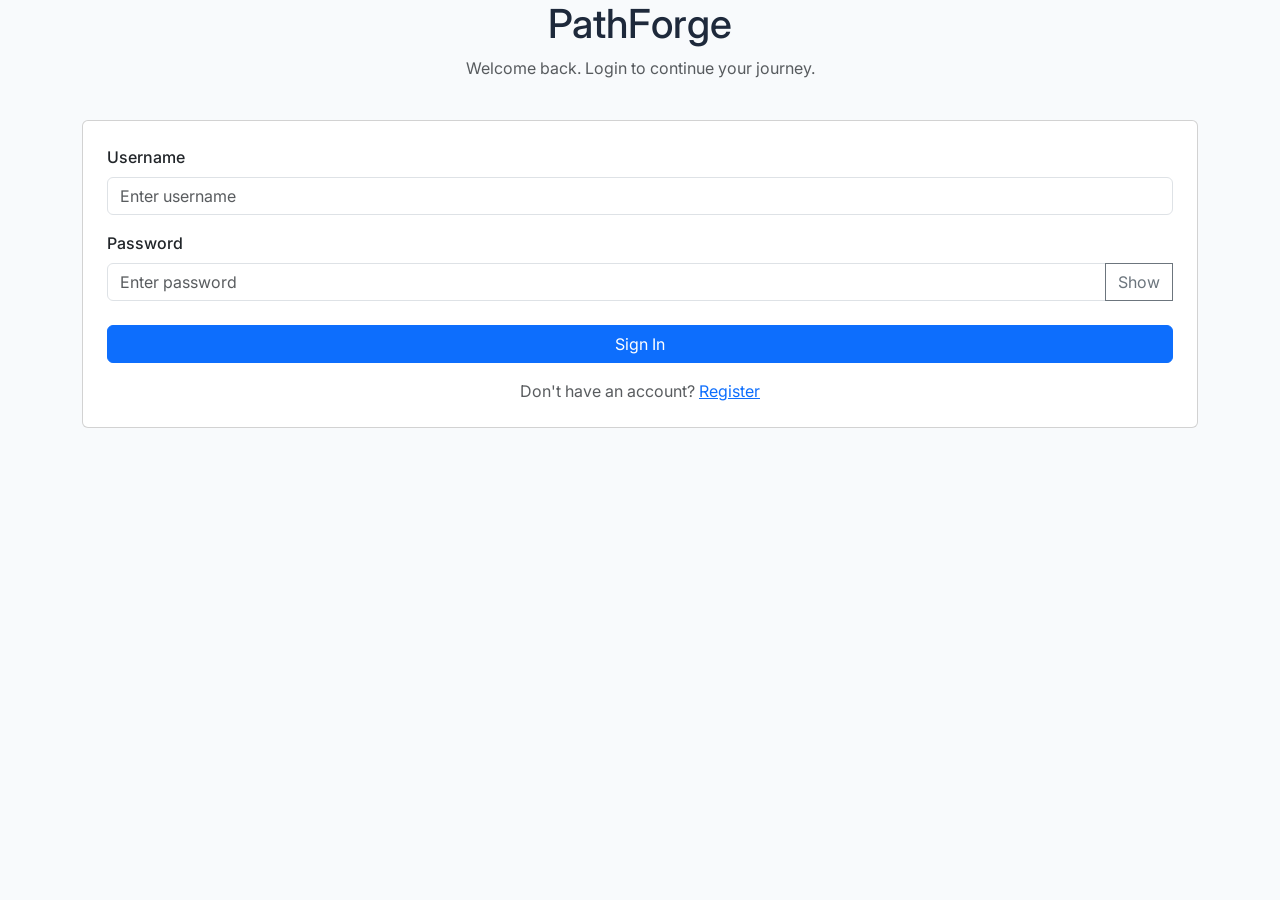
<file: frontend/welcome.html>
<!DOCTYPE html>
<html lang="en">
<head>
    <meta charset="UTF-8">
    <meta name="viewport" content="width=device-width, initial-scale=1.0">
    <title>PathForge - Welcome</title>
    <!-- Bootstrap 5 CSS -->
    <link href="https://cdn.jsdelivr.net/npm/bootstrap@5.3.0/dist/css/bootstrap.min.css" rel="stylesheet">
    <!-- Google Fonts Inter -->
    <link href="https://fonts.googleapis.com/css2?family=Inter:wght@400;500;600;700;800&display=swap" rel="stylesheet">
    <!-- Custom style sheet -->
    <link rel="stylesheet" href="css/style.css">
    <style>
        .welcome-card {
            border: 1px solid var(--border-color);
            border-radius: 16px;
            background: #FFFFFF;
            transition: transform 0.25s ease, box-shadow 0.25s ease;
            cursor: pointer;
            height: 100%;
        }
        .welcome-card:hover {
            transform: translateY(-5px);
            box-shadow: var(--card-shadow-hover);
            border-color: var(--primary-color);
        }
        .card-icon {
            font-size: 3rem;
            margin-bottom: 1.5rem;
            color: var(--primary-color);
        }
    </style>
</head>
<body>
    <nav class="navbar navbar-expand-lg border-bottom px-4" style="background-color: var(--primary-color);">
        <a class="navbar-brand brand-logo text-white m-0 p-0" href="#">Path<span style="color: #60A5FA;">Forge</span></a>
        <div class="ms-auto flex-row d-flex align-items-center">
            <button class="btn btn-sm btn-outline-light rounded-pill px-3" id="logoutBtn">Logout</button>
        </div>
    </nav>

    <div class="container py-5 my-5">
        <div class="row mb-5 text-center">
            <div class="col-lg-8 mx-auto">
                <h1 class="fw-extrabold mb-3" style="color: var(--text-color); font-weight: 800; letter-spacing: -0.5px;">What would you like to do today?</h1>
                <p class="text-muted fs-5">Select a path to start your customized preparation and learning journey.</p>
            </div>
        </div>

        <div class="row g-4 justify-content-center">
            <!-- Card 1 -->
            <div class="col-md-4">
                <div class="card welcome-card p-4 text-center d-flex flex-column justify-content-between">
                    <div>
                        <div class="card-icon">🎯</div>
                        <h4 class="fw-bold mb-3">Build My Learning Roadmap</h4>
                        <p class="text-muted mb-4">I already know my career goal and want a personalized learning roadmap.</p>
                    </div>
                    <div>
                        <a href="questionnaire.html" class="btn btn-primary w-100 py-2 rounded-pill fw-semibold">Start</a>
                    </div>
                </div>
            </div>

            <!-- Card 2 -->
            <div class="col-md-4">
                <div class="card welcome-card p-4 text-center d-flex flex-column justify-content-between">
                    <div>
                        <div class="card-icon">🔍</div>
                        <h4 class="fw-bold mb-3">Career Discovery</h4>
                        <p class="text-muted mb-4">I am not sure which career suits me. Help me decide.</p>
                    </div>
                    <div>
                        <a href="career_quiz.html" class="btn btn-primary w-100 py-2 rounded-pill fw-semibold">Discover Career</a>
                    </div>
                </div>
            </div>

            <!-- Card 3 -->
            <div class="col-md-4">
                <div class="card welcome-card p-4 text-center d-flex flex-column justify-content-between">
                    <div>
                        <div class="card-icon">💼</div>
                        <h4 class="fw-bold mb-3">Placement Preparation</h4>
                        <p class="text-muted mb-4">Prepare for campus placements with a structured roadmap.</p>
                    </div>
                    <div>
                        <a href="placement_questionnaire.html" class="btn btn-primary w-100 py-2 rounded-pill fw-semibold">Start Placement Prep</a>
                    </div>
                </div>
            </div>
        </div>
    </div>

    <!-- Scripts -->
    <script src="https://cdn.jsdelivr.net/npm/bootstrap@5.3.0/dist/js/bootstrap.bundle.min.js"></script>
    <script src="js/api.js"></script>
    <script src="js/auth.js"></script>
    <script src="js/welcome.js"></script>
</body>
</html>
</file>
<file: frontend/css/style.css>
/* PathForge - Premium Stylesheet (Light Theme Journey Map Redesign) */

:root {
    --primary-color: #4F46E5; /* Indigo 600 */
    --primary-hover: #4338CA; /* Indigo 700 */
    --primary-light: #EEF2FF; /* Indigo 50 */
    --success-color: #22C55E; /* Green 500 */
    --success-hover: #16A34A; /* Green 600 */
    --success-light: #DCFCE7; /* Green 50 */
    --bg-color: #F8FAFC; /* Slate 50 */
    --card-bg: #FFFFFF;
    --text-color: #1E293B; /* Slate 800 */
    --text-muted: #64748B; /* Slate 500 */
    --border-color: #E2E8F0; /* Slate 200 */
    --amber-color: #F59E0B; /* Amber 500 */
    --amber-light: #FEF3C7; /* Amber 500 light */
    
    --card-shadow: 0 4px 20px -2px rgba(15, 23, 42, 0.04), 0 2px 8px -1px rgba(15, 23, 42, 0.02);
    --card-shadow-hover: 0 20px 25px -5px rgba(79, 70, 229, 0.06), 0 8px 10px -6px rgba(79, 70, 229, 0.04);
}

body {
    background-color: var(--bg-color);
    color: var(--text-color);
    font-family: 'Inter', system-ui, -apple-system, sans-serif;
    min-height: 100vh;
    overflow-x: hidden;
}

/* Scrollbar styling */
::-webkit-scrollbar {
    width: 6px;
    height: 6px;
}
::-webkit-scrollbar-track {
    background: transparent;
}
::-webkit-scrollbar-thumb {
    background: #CBD5E1;
    border-radius: 10px;
}
::-webkit-scrollbar-thumb:hover {
    background: #94A3B8;
}

/* Layout Framework */
.journey-layout {
    display: flex;
    min-height: 100vh;
    position: relative;
}

/* Left Sidebar Navigation */
.journey-sidebar {
    width: 260px;
    background: #FFFFFF;
    border-right: 1px solid var(--border-color);
    display: flex;
    flex-direction: column;
    padding: 1.75rem 1.25rem;
    position: sticky;
    top: 0;
    height: 100vh;
    z-index: 1100;
    flex-shrink: 0;
}

.sidebar-logo {
    font-size: 1.6rem;
    font-weight: 800;
    letter-spacing: -1px;
    color: var(--text-color);
    margin-bottom: 2.5rem;
    padding-left: 0.5rem;
    text-decoration: none;
    display: inline-block;
}

.sidebar-logo span {
    color: var(--primary-color);
}

.sidebar-menu {
    display: flex;
    flex-direction: column;
    gap: 0.35rem;
}

.sidebar-link {
    display: flex;
    align-items: center;
    gap: 0.85rem;
    padding: 0.75rem 1rem;
    color: var(--text-muted);
    font-weight: 600;
    font-size: 0.95rem;
    border-radius: 12px;
    transition: all 0.2s cubic-bezier(0.4, 0, 0.2, 1);
    text-decoration: none !important;
}

.sidebar-link i {
    font-size: 1.2rem;
    transition: transform 0.2s;
}

.sidebar-link:hover {
    background-color: var(--primary-light);
    color: var(--primary-color);
}

.sidebar-link:hover i {
    transform: translateX(2px);
}

.sidebar-link.active {
    background-color: var(--primary-color);
    color: #FFFFFF !important;
}

.sidebar-profile {
    margin-top: auto;
    background: var(--bg-color);
    border-radius: 16px;
    padding: 1rem;
    border: 1px solid var(--border-color);
    display: flex;
    align-items: center;
    gap: 0.85rem;
    box-shadow: inset 0 2px 4px rgba(0, 0, 0, 0.01);
}

.profile-avatar {
    width: 42px;
    height: 42px;
    border-radius: 50%;
    object-fit: cover;
    border: 2px solid #FFFFFF;
    box-shadow: 0 4px 6px rgba(0,0,0,0.05);
}

/* Main Content Panel */
.journey-main {
    flex-grow: 1;
    display: flex;
    flex-direction: column;
    padding: 2rem;
    gap: 2rem;
    max-width: 100%;
    overflow-x: hidden;
}

/* Overall Progress Banner Card */
.progress-banner-card {
    background: #FFFFFF;
    border-radius: 24px;
    padding: 1.75rem 2rem;
    border: 1px solid var(--border-color);
    box-shadow: var(--card-shadow);
    position: relative;
    z-index: 10;
}

.progress-banner-card h2 {
    font-size: 1.5rem;
    font-weight: 800;
    color: var(--text-color);
    margin-bottom: 0.25rem;
}

.progress-banner-card p {
    color: var(--text-muted);
    font-size: 0.9rem;
    margin-bottom: 1.5rem;
}

.stat-item {
    background: var(--bg-color);
    border-radius: 16px;
    padding: 0.85rem 1.25rem;
    border: 1px solid var(--border-color);
    height: 100%;
}

.stat-item-label {
    font-size: 0.75rem;
    font-weight: 700;
    text-transform: uppercase;
    letter-spacing: 0.5px;
    color: var(--text-muted);
    margin-bottom: 0.25rem;
}

.stat-item-value {
    font-size: 1.05rem;
    font-weight: 700;
    color: var(--text-color);
}

.stat-item-value.active-node {
    color: var(--primary-color);
}

.stat-item-value.next-node {
    color: var(--success-color);
}

/* Journey Canvas Wrapper */
.roadmap-canvas-wrapper {
    background: #FFFFFF;
    border-radius: 28px;
    border: 1px solid var(--border-color);
    box-shadow: var(--card-shadow);
    position: relative;
    overflow-y: auto;
    overflow-x: hidden;
    height: 620px;
    user-select: none;
    z-index: 1;
}

/* Soft Illustrated Landscape Background */
.landscape-bg {
    position: absolute;
    top: 0;
    left: 0;
    width: 100%;
    height: 100%;
    z-index: 1;
    pointer-events: none;
}

.landscape-svg {
    position: absolute;
    bottom: -5px;
    left: 0;
    width: 100%;
    height: 100%;
}

/* Cloud Styles & Floating Animations */
.cloud {
    background: #FFFFFF;
    border-radius: 100px;
    position: absolute;
    opacity: 0.5;
    pointer-events: none;
    box-shadow: 0 4px 10px rgba(0,0,0,0.01);
}

.cloud::before, .cloud::after {
    content: '';
    background: #FFFFFF;
    border-radius: 100px;
    position: absolute;
}

.cloud-1 {
    width: 90px; height: 30px; top: 12%; left: 8%;
    animation: floatCloud 50s linear infinite;
}
.cloud-2 {
    width: 120px; height: 40px; top: 18%; right: 10%;
    animation: floatCloud 75s linear infinite reverse;
}
.cloud-3 {
    width: 75px; height: 25px; top: 25%; left: 45%;
    animation: floatCloud 65s linear infinite;
}

@keyframes floatCloud {
    0% { transform: translateX(-150px); }
    100% { transform: translateX(450px); }
}

/* Dynamic SVG Path Canvas */
.roadmap-svg-canvas {
    position: absolute;
    top: 0;
    left: 0;
    width: 100%;
    height: 100%;
    z-index: 2;
    pointer-events: none;
}

/* Checkpoint Nodes */
.journey-node {
    position: absolute;
    transform: translate(-50%, -50%);
    width: 64px;
    height: 64px;
    border-radius: 50%;
    background: #FFFFFF;
    border: 6px solid #E2E8F0;
    display: flex;
    align-items: center;
    justify-content: center;
    font-weight: 800;
    font-size: 1.15rem;
    cursor: pointer;
    z-index: 10;
    transition: all 0.3s cubic-bezier(0.34, 1.56, 0.64, 1);
    box-shadow: 0 6px 12px rgba(15, 23, 42, 0.06);
}

.journey-node:hover {
    transform: translate(-50%, -50%) scale(1.15);
    box-shadow: 0 12px 24px rgba(79, 70, 229, 0.15);
}

/* Completed Node (Green Checkmark) */
.node-completed {
    border-color: var(--success-color) !important;
    background: var(--success-light) !important;
    color: var(--success-hover) !important;
    box-shadow: 0 0 12px rgba(34, 197, 94, 0.2);
}

/* Current Node (Pulsing Purple) */
.node-current {
    border-color: var(--primary-color) !important;
    background: var(--primary-light) !important;
    color: var(--primary-hover) !important;
    width: 78px;
    height: 78px;
    animation: nodePulse 2.5s infinite ease-in-out;
    box-shadow: 0 0 20px rgba(79, 70, 229, 0.3);
}

@keyframes nodePulse {
    0% { box-shadow: 0 0 0 0 rgba(79, 70, 229, 0.4); }
    70% { box-shadow: 0 0 0 15px rgba(79, 70, 229, 0); }
    100% { box-shadow: 0 0 0 0 rgba(79, 70, 229, 0); }
}

/* Locked Node (Grey Lock) */
.node-locked {
    border-color: #CBD5E1 !important;
    background: #F1F5F9 !important;
    color: #94A3B8 !important;
}

/* Goal Node (Trophy Golden) */
.node-goal {
    border-color: var(--amber-color) !important;
    background: var(--amber-light) !important;
    color: var(--amber-hover) !important;
    box-shadow: 0 0 16px rgba(245, 158, 11, 0.25);
    width: 72px;
    height: 72px;
}

/* Label below Node */
.node-label {
    position: absolute;
    top: 100%;
    left: 50%;
    transform: translateX(-50%);
    margin-top: 12px;
    background: #FFFFFF;
    border: 1px solid var(--border-color);
    padding: 0.3rem 0.75rem;
    border-radius: 20px;
    font-size: 0.75rem;
    font-weight: 700;
    color: var(--text-color);
    white-space: nowrap;
    box-shadow: 0 4px 6px rgba(15, 23, 42, 0.03);
    pointer-events: none;
    transition: all 0.2s ease;
}

.journey-node:hover .node-label {
    background: var(--primary-color);
    color: #FFFFFF;
    border-color: var(--primary-color);
    box-shadow: 0 6px 12px rgba(79, 70, 229, 0.15);
}

/* Hover Node Details Tooltip Card */
.node-hover-card {
    position: absolute;
    bottom: 120%;
    left: 50%;
    transform: translateX(-50%) translateY(8px);
    width: 230px;
    background: #FFFFFF;
    border: 1px solid var(--border-color);
    border-radius: 16px;
    padding: 0.95rem;
    box-shadow: 0 12px 24px -4px rgba(15, 23, 42, 0.08);
    opacity: 0;
    pointer-events: none;
    z-index: 100;
    transition: all 0.25s cubic-bezier(0.4, 0, 0.2, 1);
}

.node-hover-card::after {
    content: '';
    position: absolute;
    top: 100%;
    left: 50%;
    transform: translateX(-50%);
    border: 8px solid transparent;
    border-top-color: #FFFFFF;
}

.node-hover-card::before {
    content: '';
    position: absolute;
    top: 100%;
    left: 50%;
    transform: translateX(-50%);
    border: 9px solid transparent;
    border-top-color: var(--border-color);
    z-index: -1;
}

.journey-node:hover .node-hover-card {
    opacity: 1;
    transform: translateX(-50%) translateY(0);
}

.node-hover-title {
    font-size: 0.9rem;
    font-weight: 800;
    color: var(--text-color);
    margin-bottom: 0.4rem;
}

.node-hover-meta {
    display: flex;
    flex-wrap: wrap;
    gap: 0.4rem 0.6rem;
    font-size: 0.72rem;
    font-weight: 600;
    color: var(--text-muted);
}

.node-hover-meta span {
    display: inline-flex;
    align-items: center;
    gap: 0.2rem;
}

/* Side Details Panel Card */
.details-panel-card {
    background: #FFFFFF;
    border-radius: 28px;
    border: 1px solid var(--border-color);
    box-shadow: var(--card-shadow);
    height: 100%;
    display: flex;
    flex-direction: column;
    padding: 1.75rem;
    position: relative;
    z-index: 5;
}

.details-panel-header {
    display: flex;
    align-items: flex-start;
    justify-content: space-between;
    margin-bottom: 1.5rem;
    gap: 1rem;
}

.details-topic-icon {
    width: 48px;
    height: 48px;
    border-radius: 12px;
    background: var(--primary-light);
    color: var(--primary-color);
    display: flex;
    align-items: center;
    justify-content: center;
    font-weight: 800;
    font-size: 1.25rem;
    flex-shrink: 0;
}

.details-meta-grid {
    display: grid;
    grid-template-columns: repeat(2, 1fr);
    gap: 0.75rem;
    margin-bottom: 1.5rem;
}

.meta-box {
    background: var(--bg-color);
    border: 1px solid var(--border-color);
    border-radius: 12px;
    padding: 0.65rem 0.85rem;
    display: flex;
    flex-direction: column;
}

.meta-box-label {
    font-size: 0.7rem;
    font-weight: 700;
    text-transform: uppercase;
    color: var(--text-muted);
    margin-bottom: 0.15rem;
}

.meta-box-val {
    font-size: 0.85rem;
    font-weight: 700;
    color: var(--text-color);
}

.resource-list {
    display: flex;
    flex-direction: column;
    gap: 0.5rem;
    margin-bottom: 1.5rem;
}

.resource-item {
    display: flex;
    align-items: center;
    justify-content: space-between;
    padding: 0.75rem 1rem;
    background: #FFFFFF;
    border: 1px solid var(--border-color);
    border-radius: 12px;
    font-size: 0.85rem;
    font-weight: 600;
    color: var(--text-color);
    transition: all 0.2s;
    text-decoration: none !important;
}

.resource-item:hover {
    border-color: var(--primary-color);
    color: var(--primary-color);
    background: var(--primary-light);
    transform: translateX(3px);
}

.resource-item i.type-icon {
    font-size: 1.1rem;
    color: var(--primary-color);
    margin-right: 0.5rem;
}

.resource-item i.chevron-icon {
    font-size: 0.8rem;
    color: var(--text-muted);
    transition: transform 0.2s;
}

.resource-item:hover i.chevron-icon {
    color: var(--primary-color);
    transform: translateX(2px);
}

.panel-section-title {
    font-size: 0.85rem;
    font-weight: 700;
    text-transform: uppercase;
    letter-spacing: 0.5px;
    color: var(--text-muted);
    margin-bottom: 0.75rem;
}

/* Animations */
@keyframes fadeIn {
    from { opacity: 0; transform: translateY(12px); }
    to { opacity: 1; transform: translateY(0); }
}

.progress-banner-card, .roadmap-canvas-wrapper, .details-panel-card {
    animation: fadeIn 0.4s cubic-bezier(0.4, 0, 0.2, 1) both;
}

/* Onboarding Question Cards/Chips CSS Rules */
.needs-validation .form-check, 
#placementQuestionnaireForm .form-check {
    position: relative;
    display: block;
    padding: 1.1rem 1.4rem;
    margin-bottom: 1rem;
    background-color: #fff;
    border: 2px solid var(--border-color);
    border-radius: 12px;
    cursor: pointer;
    transition: all 0.25s cubic-bezier(0.4, 0, 0.2, 1);
    user-select: none;
    outline: none;
    box-shadow: 0 1px 3px rgba(0,0,0,0.03);
}

.needs-validation .form-check:hover,
#placementQuestionnaireForm .form-check:hover {
    border-color: var(--primary-color);
    box-shadow: 0 6px 16px rgba(79, 70, 229, 0.08);
    transform: translateY(-2px);
}

.needs-validation .form-check:focus-within,
#placementQuestionnaireForm .form-check:focus-within {
    border-color: var(--primary-color);
    box-shadow: 0 0 0 3px rgba(79, 70, 229, 0.25);
}

/* Selected active state for cards/chips */
.needs-validation .form-check.selected,
#placementQuestionnaireForm .form-check.selected {
    border-color: var(--primary-color);
    background-color: var(--primary-light);
    box-shadow: 0 6px 20px rgba(79, 70, 229, 0.15);
    transform: scale(1.02);
}

.needs-validation .form-check.selected label,
#placementQuestionnaireForm .form-check.selected label {
    color: var(--primary-color) !important;
}

/* Hide native controls while keeping them in the DOM for validation/accessibility */
.needs-validation .form-check-input,
#placementQuestionnaireForm .form-check-input {
    position: absolute;
    opacity: 0;
    width: 0;
    height: 0;
    overflow: hidden;
    pointer-events: none;
}

/* Dashboard Course Dropdown Styles */
.dashboard-course-dropdown {
    display: inline-flex !important;
    align-items: center;
    justify-content: center;
    flex-wrap: wrap;
    gap: 0.5rem 1rem;
    max-width: 100%;
}

#trackSwitcherBtn {
    display: inline-flex !important;
    align-items: center;
    justify-content: space-between;
    width: fit-content;
    min-width: min(320px, 100%);
    max-width: min(650px, 100%);
    min-height: 48px;
    white-space: normal !important;
    word-break: break-word;
    text-align: left;
    padding: 0.5rem 1.5rem;
    line-height: 1.3;
}

#trackSwitcherBtn::after {
    margin-left: 1rem;
    flex-shrink: 0;
    vertical-align: middle;
}

#trackSwitcherMenu {
    min-width: 100% !important;
    width: max-content;
    max-width: min(650px, 100vw);
    padding: 0.5rem 0;
}

#trackSwitcherMenu .dropdown-item {
    white-space: normal !important;
    word-break: break-word;
    display: flex;
    justify-content: space-between;
    align-items: center;
    padding: 0.6rem 1.2rem;
    line-height: 1.3;
}

/* Scrollable dropdown list styling */
.dropdown-menu-scrollable-list {
    overflow-y: auto;
    overflow-x: hidden;
    max-height: 250px; /* Default for mobile/tablet */
}

/* Scrollbar styling for dropdown list */
.dropdown-menu-scrollable-list::-webkit-scrollbar {
    width: 6px;
}
.dropdown-menu-scrollable-list::-webkit-scrollbar-track {
    background: transparent;
}
.dropdown-menu-scrollable-list::-webkit-scrollbar-thumb {
    background: #CBD5E1;
    border-radius: 10px;
}
.dropdown-menu-scrollable-list::-webkit-scrollbar-thumb:hover {
    background: #94A3B8;
}

/* Responsive constraints for heights */
@media (min-width: 577px) and (max-width: 992px) {
    .dropdown-menu-scrollable-list {
        max-height: 280px;
    }
}

@media (min-width: 993px) {
    .dropdown-menu-scrollable-list {
        max-height: 320px;
    }
}

/* Mobile responsive constraints */
@media (max-width: 576px) {
    .dashboard-course-dropdown {
        display: flex !important;
        flex-direction: column;
        align-items: center;
        width: 100%;
        gap: 0.5rem;
        padding: 0 0.5rem;
    }
    
    .dropdown:has(> #trackSwitcherBtn) {
        width: 100% !important;
    }
    
    #trackSwitcherBtn {
        width: 100% !important;
        min-width: 0 !important;
        max-width: 100% !important;
    }
    
    #trackSwitcherMenu {
        width: 100% !important;
        max-width: 100% !important;
    }
}

/* Premium AI Generation Loading Experience */
#aiLoadingContainer, #aiFailureContainer {
    position: fixed;
    top: 0;
    left: 0;
    width: 100vw;
    height: 100vh;
    background: radial-gradient(circle at 50% 50%, #FAF8FF 0%, #F3EFFF 100%);
    z-index: 9999;
    display: flex;
    justify-content: center;
    align-items: center;
    overflow-y: auto;
    padding: 2rem;
    box-sizing: border-box;
}

/* Moving radial gradient blobs in the background */
#particleBg {
    position: absolute;
    top: 0;
    left: 0;
    right: 0;
    bottom: 0;
    z-index: -1;
    overflow: hidden;
    background: radial-gradient(circle at 10% 20%, rgba(79, 70, 229, 0.05) 0%, transparent 40%),
                radial-gradient(circle at 90% 80%, rgba(96, 165, 250, 0.06) 0%, transparent 40%);
    filter: blur(80px);
    animation: driftBackground 20s infinite alternate ease-in-out;
}

@keyframes driftBackground {
    0% {
        background-position: 0% 0%;
    }
    100% {
        background-position: 100% 100%;
    }
}

.loading-content, .error-content {
    width: 100%;
    max-width: 900px;
    position: relative;
    z-index: 2;
}

.loading-logo {
    font-size: 2.2rem;
    font-weight: 800;
    letter-spacing: -1px;
    color: var(--text-color);
}
.loading-logo span {
    color: var(--primary-color);
}
.ai-badge {
    font-size: 0.8rem;
    background: linear-gradient(135deg, #4F46E5 0%, #60A5FA 100%);
    color: #fff;
    padding: 0.2rem 0.6rem;
    border-radius: 20px;
    vertical-align: middle;
    margin-left: 0.4rem;
    font-weight: 700;
}

.loading-title {
    font-size: 2.2rem;
    font-weight: 800;
    color: var(--text-color);
    letter-spacing: -0.5px;
    margin-bottom: 0.75rem;
    animation: pulseText 3s infinite ease-in-out;
}

@keyframes pulseText {
    0%, 100% { opacity: 0.95; }
    50% { opacity: 0.75; }
}

.loading-subtitle {
    font-size: 1.1rem;
    max-width: 600px;
    margin: 0 auto;
}

/* Cards Styling */
.ai-status-card, .steps-card {
    background: rgba(255, 255, 255, 0.85);
    backdrop-filter: blur(12px);
    -webkit-backdrop-filter: blur(12px);
    border: 1px solid rgba(79, 70, 229, 0.1);
    border-radius: 24px;
    padding: 2rem;
    box-shadow: 0 10px 30px -10px rgba(79, 70, 229, 0.08);
    transition: all 0.3s ease;
}

.ai-status-card:hover, .steps-card:hover {
    transform: translateY(-2px);
    box-shadow: 0 15px 35px -5px rgba(79, 70, 229, 0.12);
}

.card-header-custom {
    font-size: 1.1rem;
    border-bottom: 1px solid rgba(79, 70, 229, 0.08);
    padding-bottom: 0.75rem;
}

.status-badge {
    background: var(--primary-light);
    color: var(--primary-color);
    font-size: 0.75rem;
    font-weight: 700;
    padding: 0.25rem 0.75rem;
    border-radius: 12px;
    text-transform: uppercase;
    letter-spacing: 0.5px;
}

.status-badge.pulse {
    animation: pulseBadge 1.5s infinite alternate ease-in-out;
}

@keyframes pulseBadge {
    0% { opacity: 0.7; box-shadow: 0 0 0 0 rgba(79, 70, 229, 0.2); }
    100% { opacity: 1; box-shadow: 0 0 8px 2px rgba(79, 70, 229, 0.1); }
}

.detail-label {
    font-size: 0.8rem;
    font-weight: 700;
    color: var(--text-muted);
    text-transform: uppercase;
    letter-spacing: 0.5px;
    margin-bottom: 0.25rem;
}

.detail-val {
    font-size: 1.25rem;
    font-weight: 700;
    color: var(--text-color);
}

/* Steps timeline style */
.step-item {
    font-size: 0.95rem;
    font-weight: 500;
    color: var(--text-muted);
    margin-bottom: 0.8rem;
    display: flex;
    align-items: center;
    gap: 0.75rem;
    opacity: 0.6;
    transition: all 0.3s ease;
}

.step-item.active {
    opacity: 1;
    color: var(--primary-color);
    font-weight: 700;
}
.step-item.active .step-icon {
    color: var(--primary-color);
    animation: pulseIcon 1.2s infinite ease-in-out;
}

@keyframes pulseIcon {
    0%, 100% { transform: scale(1); opacity: 0.8; }
    50% { transform: scale(1.15); opacity: 1; text-shadow: 0 0 8px rgba(79,70,229,0.3); }
}

.step-item.completed {
    opacity: 0.9;
    color: var(--success-color);
}
.step-item.completed .step-icon {
    color: var(--success-color);
}

.step-icon {
    font-size: 1.1rem;
    display: flex;
    align-items: center;
    justify-content: center;
    transition: all 0.3s ease;
}

/* Progress Section styling */
.progress-bar-container {
    width: 100%;
    height: 8px;
    background: rgba(79, 70, 229, 0.08);
    border-radius: 20px;
    overflow: hidden;
    position: relative;
}

.progress-bar-fill {
    height: 100%;
    width: 0%;
    background: linear-gradient(90deg, #4F46E5 0%, #60A5FA 100%);
    border-radius: 20px;
    transition: width 0.4s cubic-bezier(0.1, 0.8, 0.25, 1);
}

/* Success icon transition styling */
.success-badge-large {
    font-size: 5rem;
    animation: popSuccess 0.5s cubic-bezier(0.175, 0.885, 0.32, 1.275);
}
@keyframes popSuccess {
    0% { transform: scale(0); opacity: 0; }
    100% { transform: scale(1); opacity: 1; }
}

/* Page Synchronizer overlay loader and failure styles */
#pageLoader, #pageErrorOverlay {
    transition: opacity 0.3s ease-out;
}

#pageLoader.d-none, #pageErrorOverlay.d-none {
    display: none !important;
}

/* Accessibility options */
@media (prefers-reduced-motion: reduce) {
    * {
        animation: none !important;
        transition: none !important;
    }
}
</file>
